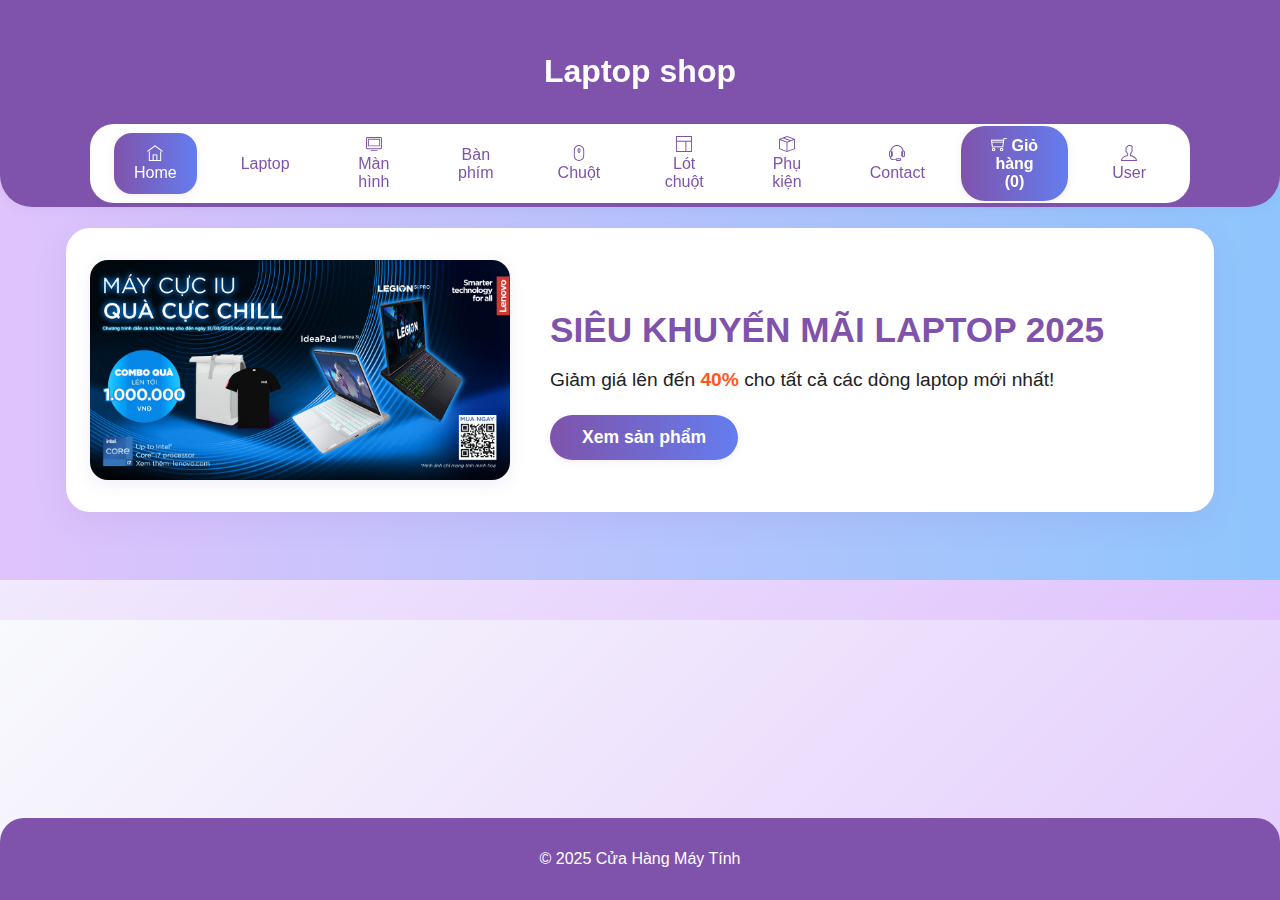
<file: index.html>
<!DOCTYPE html>
<html lang="vi">

<head>
    <meta charset="UTF-8">
    <meta name="viewport" content="width=device-width, initial-scale=1.0">
    <title>Laptop shop</title>
    <link rel="stylesheet" href="style.css">
    <link rel="stylesheet" href="./acssets/themify-icons/themify-icons.css">
</head>

<body>
    <header>
        <h1>Laptop shop</h1>
        <nav class="main-nav">
            <ul>
                <li><a href="#" class="nav-link active"><span class="ti ti-home"></span> Home</a></li>
                <li><a href="#laptop" class="nav-link"><span class="ti ti-laptop"></span> Laptop</a></li>
                <li><a href="#man-hinh" class="nav-link"><span class="ti ti-desktop"></span> Màn hình</a></li>
                <li><a href="#ban-phim" class="nav-link"><span class="ti ti-keyboard"></span> Bàn phím</a></li>
                <li><a href="#chuot" class="nav-link"><span class="ti ti-mouse"></span> Chuột</a></li>
                <li><a href="#lot-chuot" class="nav-link"><span class="ti ti-layout"></span> Lót chuột</a></li>
                <li><a href="#phu-kien" class="nav-link"><span class="ti ti-package"></span> Phụ kiện</a></li>
                <li><a href="contact.html" class="nav-link"><span class="ti ti-headphone-alt"></span> Contact</a></li>
                <li style="margin-left:auto"><button id="cart-btn"><span class="ti ti-shopping-cart"></span> Giỏ hàng
                        (<span id="cart-count">0</span>)</button>
                </li>
                <li><a href="user.html" class="nav-link"><span class="ti ti-user"></span> User</a></li>
            </ul>
        </nav>
    </header>
    <main>
        <section class="banner-ad" id="home-banner">
            <div class="banner-content">
                <img src="./acssets/img/laptop-info/banner.jpg" alt="Banner quảng cáo laptop" class="banner-img">
                <div class="banner-text">
                    <h2>SIÊU KHUYẾN MÃI LAPTOP 2025</h2>
                    <p>Giảm giá lên đến <span style="color:#ff5722;font-weight:bold;">40%</span> cho tất cả các dòng
                        laptop
                        mới nhất!</p>
                    <a href="#laptop" class="banner-btn">Xem sản phẩm</a>
                </div>
            </div>
        </section>
        <aside class="brand-sidebar" style="display:none;">
            <h3>Hãng máy tính</h3>
            <ul>
                <li><a href="#brand-all" class="brand-link active">Tất cả</a></li>
                <li><a href="#brand-dell" class="brand-link">Dell</a></li>
                <li><a href="#brand-apple" class="brand-link">Apple</a></li>
                <li><a href="#brand-asus" class="brand-link">ASUS</a></li>
                <li><a href="#brand-hp" class="brand-link">HP</a></li>
                <li><a href="#brand-msi" class="brand-link">MSI</a></li>
                <li><a href="#brand-lenovo" class="brand-link">Lenovo</a></li>
            </ul>
        </aside>
        <aside class="display-brand-sidebar" style="display:none;"></aside>
        <aside class="keyboard-brand-sidebar" style="display:none;"></aside>
        <aside class="mouse-brand-sidebar" style="display:none;"></aside>
        <aside class="mousepad-brand-sidebar" style="display:none;"></aside>
        <aside class="accessory-brand-sidebar" style="display:none;"></aside>
        <section id="products" class="product-list" style="display:none;">
            <!-- Danh sách sản phẩm sẽ được render ở đây -->
        </section>
        <section id="cart-modal" class="modal hidden">
            <div class="modal-content">
                <span id="close-cart" class="close">&times;</span>
                <h2>Giỏ hàng của bạn</h2>
                <ul id="cart-items"></ul>
                <div class="cart-total">Tổng: <span id="cart-total">0</span> VND</div>
                <form id="checkout-form">
                    <h3>Chọn phương thức thanh toán</h3>
                    <div class="payment-methods">
                        <label><input type="radio" name="payment" value="cod" checked> Thanh toán khi nhận hàng (COD)
                        </label><br>
                        <label><input type="radio" name="payment" value="bank"> Chuyển khoản ngân hàng</label><br>
                        <label><input type="radio" name="payment" value="momo"> Ví MoMo</label><br>
                        <label><input type="radio" name="payment" value="credit"> Thẻ tín dụng/Ghi nợ</label>
                    </div>
                    <button type="submit" class="checkout-btn">Thanh toán</button>
                </form>
            </div>
        </section>
    </main>
    <footer>
        <p>&copy; 2025 Cửa Hàng Máy Tính</p>
    </footer>
    <script src="main.js"></script>
</body>

</html>
</file>
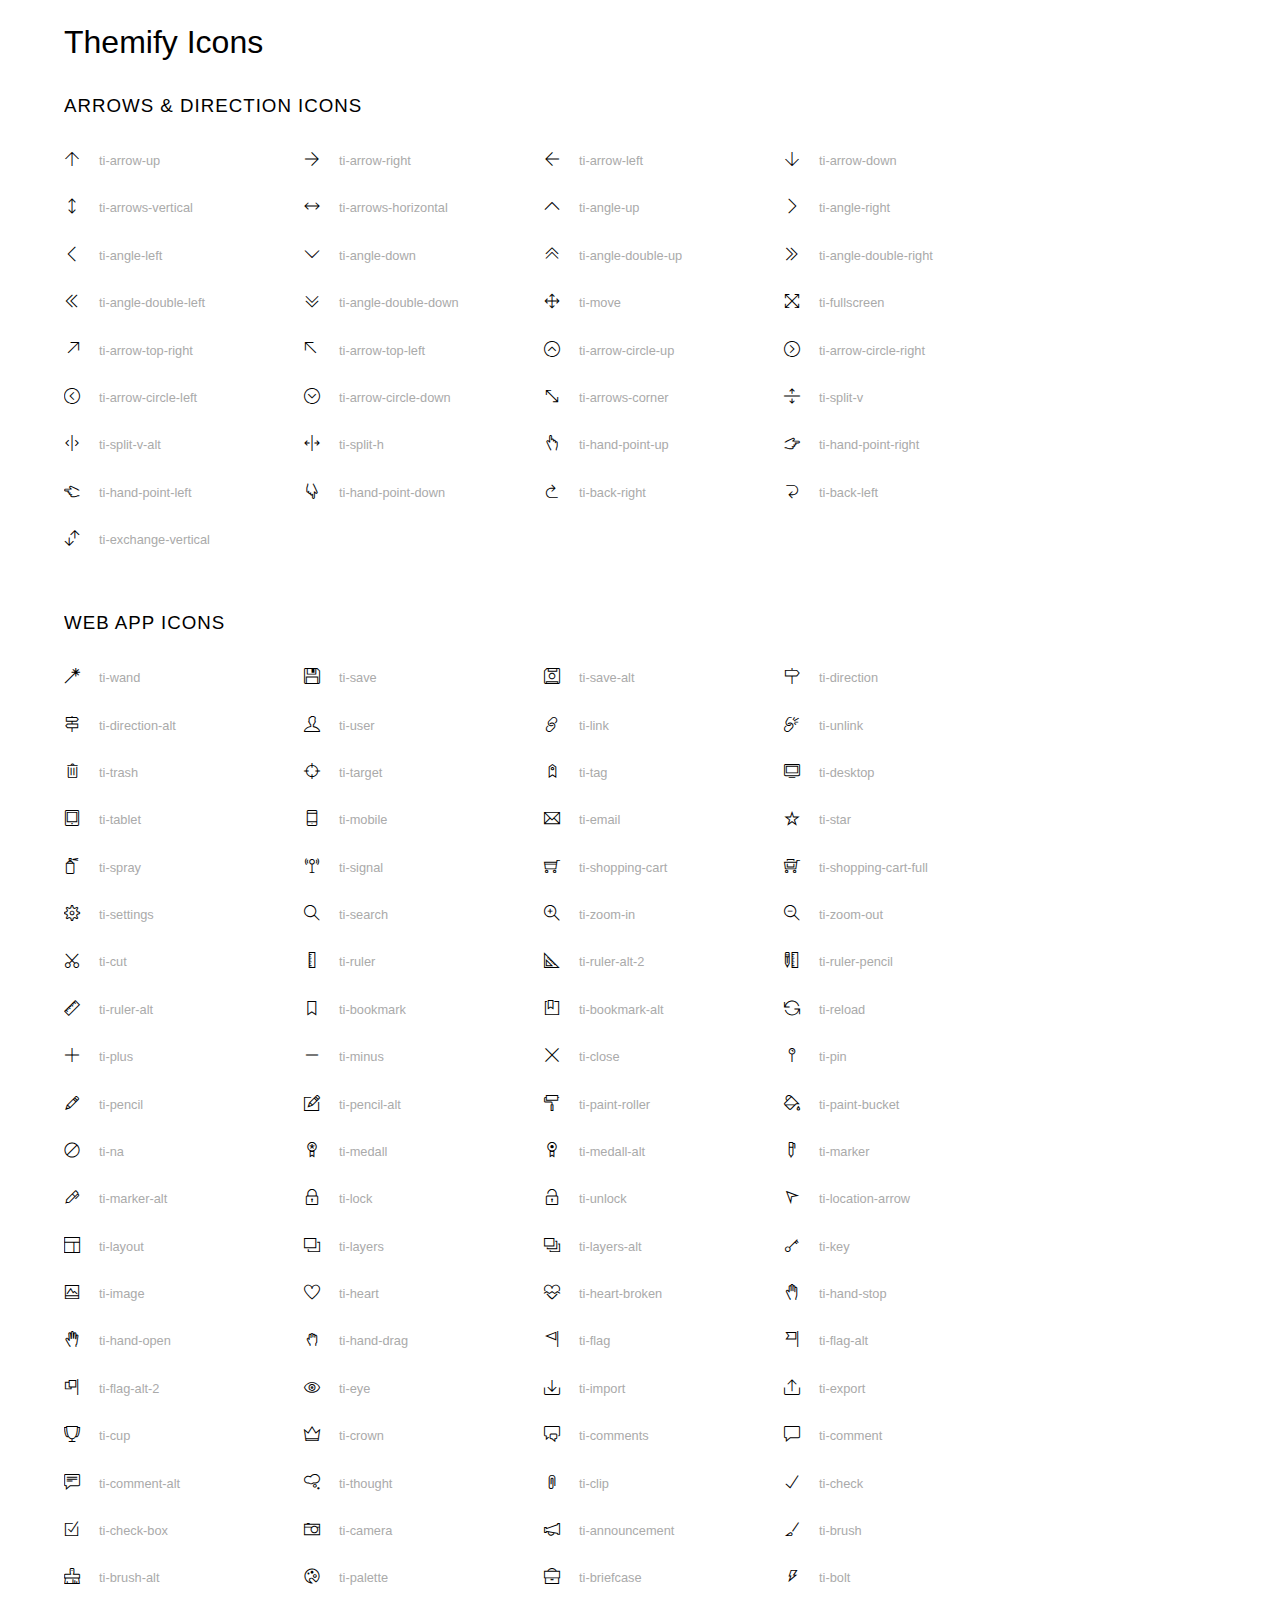
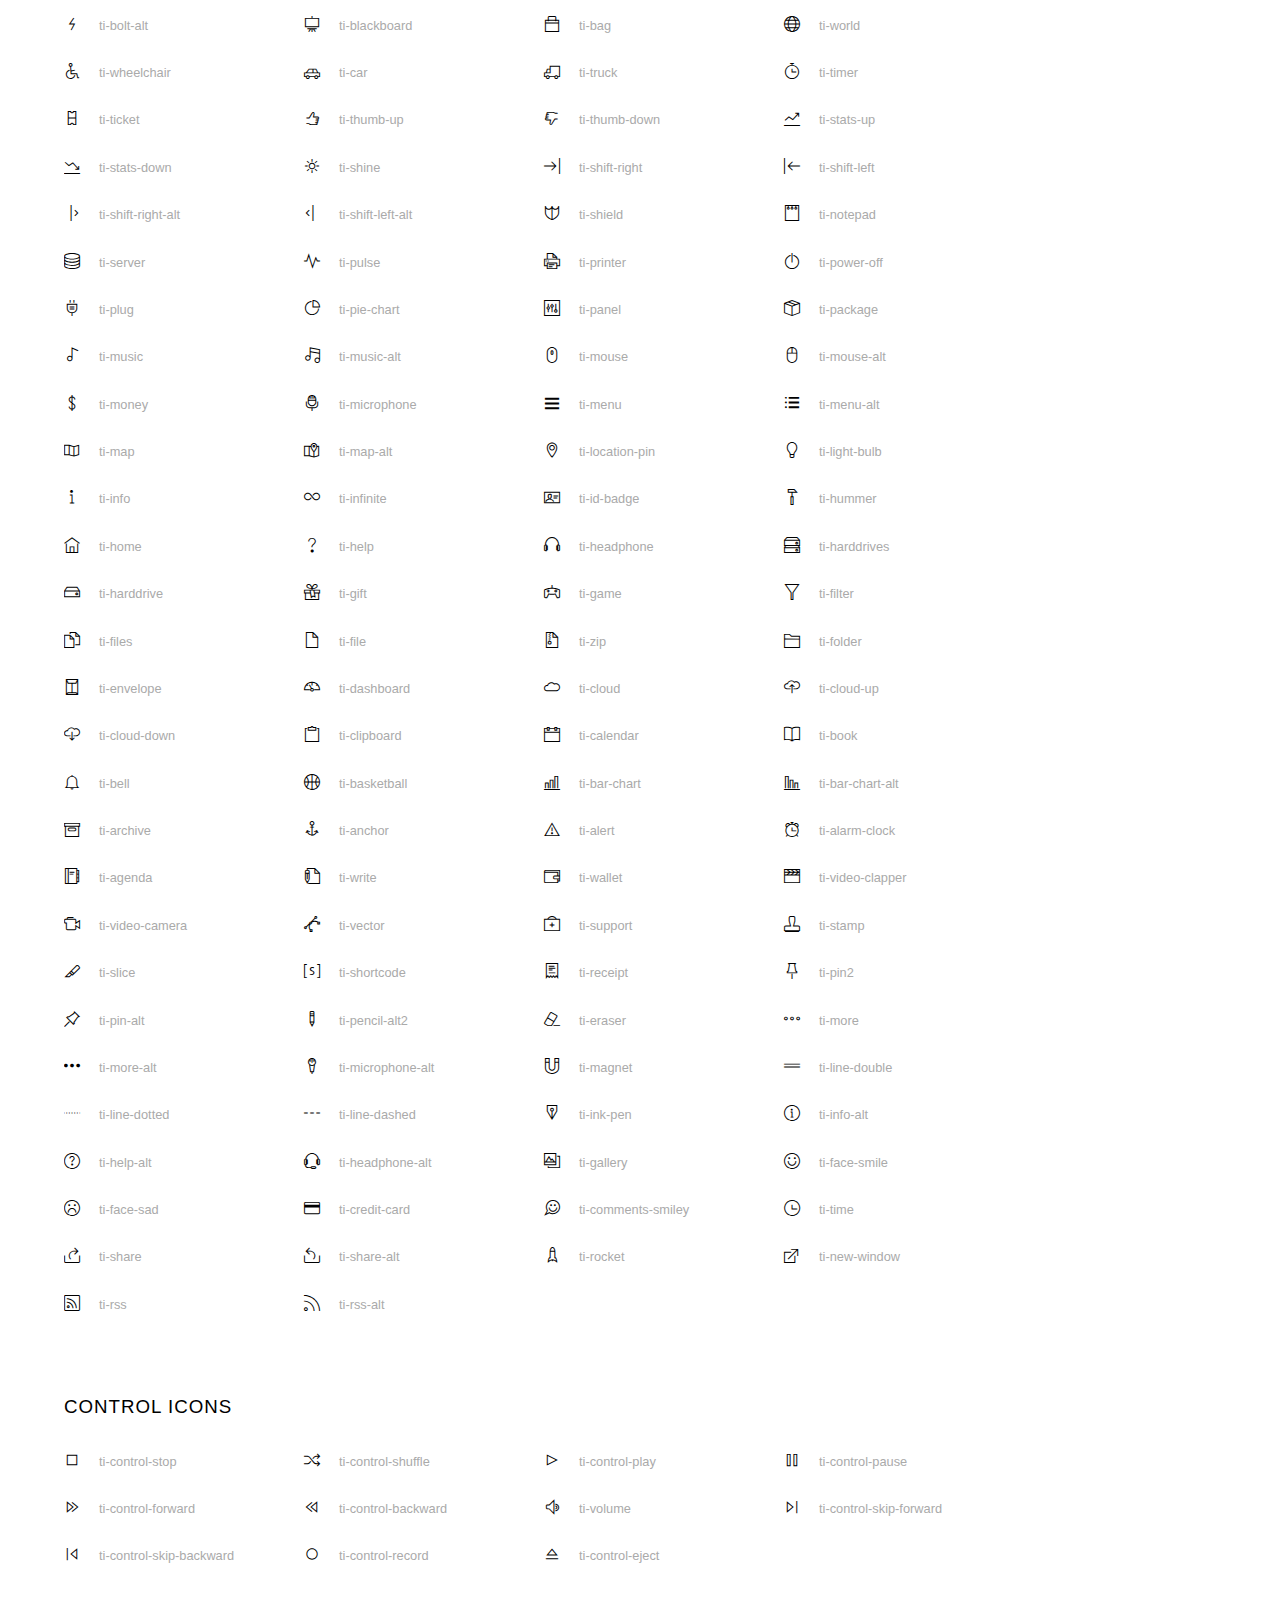
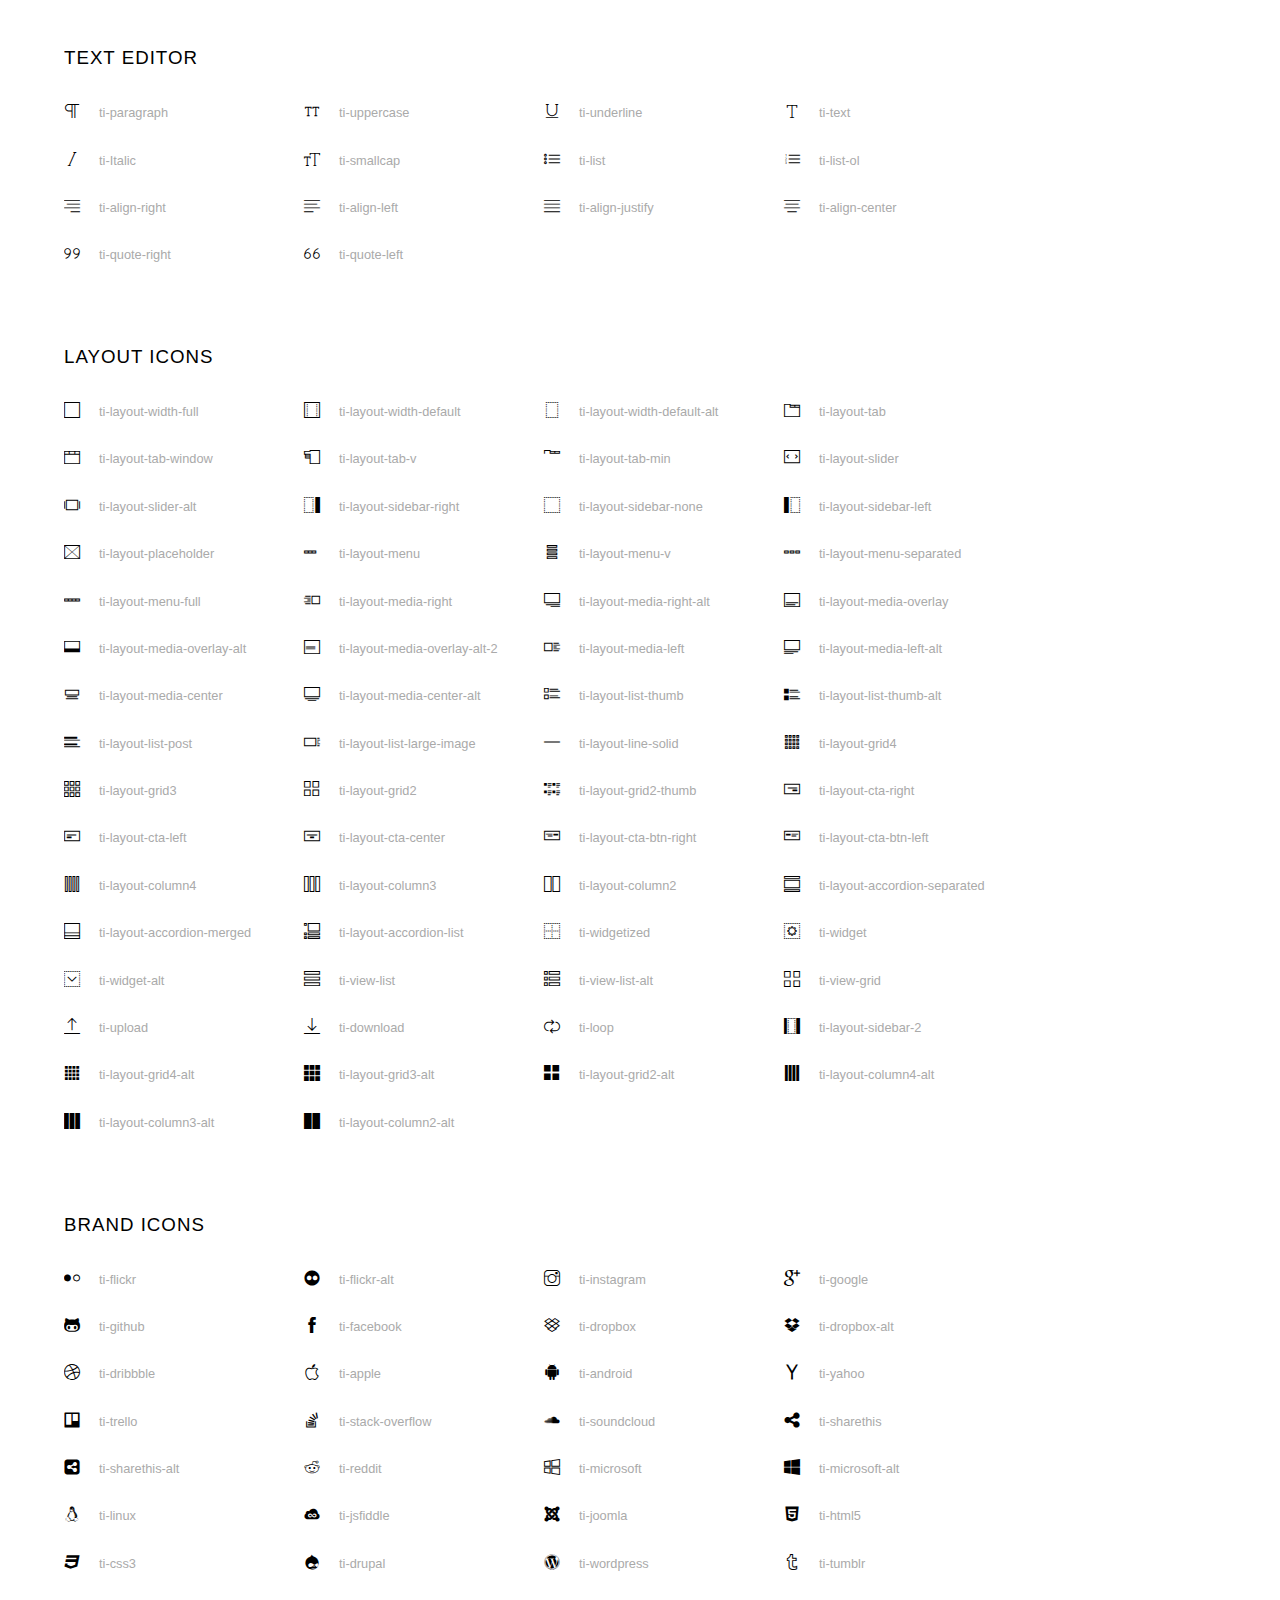
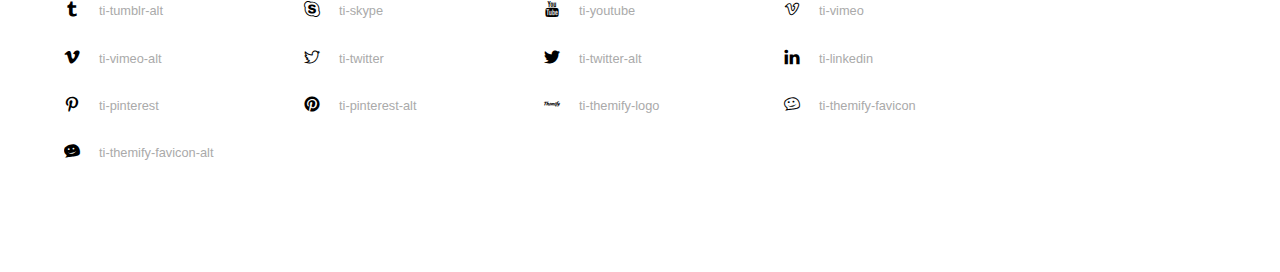
<file: acssets/themify-icons/index.html>
<!doctype html>
<html>
<head>
	<meta charset="utf-8">
	<title>Themify Icon Font</title>
	<meta name="viewport" content="width=device-width">
	<link rel="stylesheet" href="demo-files/demo.css">
	<link rel="stylesheet" href="themify-icons.css">
	<!--[if lt IE 8]><!-->
	<link rel="stylesheet" href="ie7/ie7.css">
	<!--<![endif]-->
</head>
<body>
	<h1>Themify Icons</h1>

	<div class="icon-section">

		<div class="icon-section">
			<h3>Arrows &amp; Direction Icons </h3>

			<div class="icon-container">
				<span class="ti-arrow-up"></span><span class="icon-name"> ti-arrow-up</span>
			</div>
			<div class="icon-container">
				<span class="ti-arrow-right"></span><span class="icon-name"> ti-arrow-right</span>
			</div>
			<div class="icon-container">
				<span class="ti-arrow-left"></span><span class="icon-name"> ti-arrow-left</span>
			</div>
			<div class="icon-container">
				<span class="ti-arrow-down"></span><span class="icon-name"> ti-arrow-down</span>
			</div>
			<div class="icon-container">
				<span class="ti-arrows-vertical"></span><span class="icon-name"> ti-arrows-vertical</span>
			</div>
			<div class="icon-container">
				<span class="ti-arrows-horizontal"></span><span class="icon-name"> ti-arrows-horizontal</span>
			</div>
			<div class="icon-container">
				<span class="ti-angle-up"></span><span class="icon-name"> ti-angle-up</span>
			</div>
			<div class="icon-container">
				<span class="ti-angle-right"></span><span class="icon-name"> ti-angle-right</span>
			</div>
			<div class="icon-container">
				<span class="ti-angle-left"></span><span class="icon-name"> ti-angle-left</span>
			</div>
			<div class="icon-container">
				<span class="ti-angle-down"></span><span class="icon-name"> ti-angle-down</span>
			</div>	
			<div class="icon-container">
				<span class="ti-angle-double-up"></span><span class="icon-name"> ti-angle-double-up</span>
			</div>
			<div class="icon-container">
				<span class="ti-angle-double-right"></span><span class="icon-name"> ti-angle-double-right</span>
			</div>
			<div class="icon-container">
				<span class="ti-angle-double-left"></span><span class="icon-name"> ti-angle-double-left</span>
			</div>
			<div class="icon-container">
				<span class="ti-angle-double-down"></span><span class="icon-name"> ti-angle-double-down</span>
			</div>					
			<div class="icon-container">
				<span class="ti-move"></span><span class="icon-name"> ti-move</span>
			</div>
			<div class="icon-container">
				<span class="ti-fullscreen"></span><span class="icon-name"> ti-fullscreen</span>
			</div>
			<div class="icon-container">
				<span class="ti-arrow-top-right"></span><span class="icon-name"> ti-arrow-top-right</span>
			</div>
			<div class="icon-container">
				<span class="ti-arrow-top-left"></span><span class="icon-name"> ti-arrow-top-left</span>
			</div>
			<div class="icon-container">
				<span class="ti-arrow-circle-up"></span><span class="icon-name"> ti-arrow-circle-up</span>
			</div>
			<div class="icon-container">
				<span class="ti-arrow-circle-right"></span><span class="icon-name"> ti-arrow-circle-right</span>
			</div>
			<div class="icon-container">
				<span class="ti-arrow-circle-left"></span><span class="icon-name"> ti-arrow-circle-left</span>
			</div>
			<div class="icon-container">
				<span class="ti-arrow-circle-down"></span><span class="icon-name"> ti-arrow-circle-down</span>
			</div>
			<div class="icon-container">
				<span class="ti-arrows-corner"></span><span class="icon-name"> ti-arrows-corner</span>
			</div>
			<div class="icon-container">
				<span class="ti-split-v"></span><span class="icon-name"> ti-split-v</span>
			</div>

			<div class="icon-container">
				<span class="ti-split-v-alt"></span><span class="icon-name"> ti-split-v-alt</span>
			</div>
			<div class="icon-container">
				<span class="ti-split-h"></span><span class="icon-name"> ti-split-h</span>
			</div>
			<div class="icon-container">
				<span class="ti-hand-point-up"></span><span class="icon-name"> ti-hand-point-up</span>
			</div>
			<div class="icon-container">
				<span class="ti-hand-point-right"></span><span class="icon-name"> ti-hand-point-right</span>
			</div>
			<div class="icon-container">
				<span class="ti-hand-point-left"></span><span class="icon-name"> ti-hand-point-left</span>
			</div>
			<div class="icon-container">
				<span class="ti-hand-point-down"></span><span class="icon-name"> ti-hand-point-down</span>
			</div>
			<div class="icon-container">
				<span class="ti-back-right"></span><span class="icon-name"> ti-back-right</span>
			</div>
			<div class="icon-container">
				<span class="ti-back-left"></span><span class="icon-name"> ti-back-left</span>
			</div>
			<div class="icon-container">
				<span class="ti-exchange-vertical"></span><span class="icon-name"> ti-exchange-vertical</span>
			</div>

		</div> <!-- Arrows Icons -->



		<h3>Web App Icons</h3>
		
		<div class="icon-section">

			<div class="icon-container">
				<span class="ti-wand"></span><span class="icon-name"> ti-wand</span>
			</div>
			<div class="icon-container">
				<span class="ti-save"></span><span class="icon-name"> ti-save</span>
			</div>
			<div class="icon-container">
				<span class="ti-save-alt"></span><span class="icon-name"> ti-save-alt</span>
			</div>

			<div class="icon-container">
				<span class="ti-direction"></span><span class="icon-name"> ti-direction</span>
			</div>
			<div class="icon-container">
				<span class="ti-direction-alt"></span><span class="icon-name"> ti-direction-alt</span>
			</div>
			<div class="icon-container">
				<span class="ti-user"></span><span class="icon-name"> ti-user</span>
			</div>
			<div class="icon-container">
				<span class="ti-link"></span><span class="icon-name"> ti-link</span>
			</div>
			<div class="icon-container">
				<span class="ti-unlink"></span><span class="icon-name"> ti-unlink</span>
			</div>
			<div class="icon-container">
				<span class="ti-trash"></span><span class="icon-name"> ti-trash</span>
			</div>
			<div class="icon-container">
				<span class="ti-target"></span><span class="icon-name"> ti-target</span>
			</div>
			<div class="icon-container">
				<span class="ti-tag"></span><span class="icon-name"> ti-tag</span>
			</div>
			<div class="icon-container">
				<span class="ti-desktop"></span><span class="icon-name"> ti-desktop</span>
			</div>
			<div class="icon-container">
				<span class="ti-tablet"></span><span class="icon-name"> ti-tablet</span>
			</div>
			<div class="icon-container">
				<span class="ti-mobile"></span><span class="icon-name"> ti-mobile</span>
			</div>
			<div class="icon-container">
				<span class="ti-email"></span><span class="icon-name"> ti-email</span>
			</div>	
			<div class="icon-container">
				<span class="ti-star"></span><span class="icon-name"> ti-star</span>
			</div>
			<div class="icon-container">
				<span class="ti-spray"></span><span class="icon-name"> ti-spray</span>
			</div>
			<div class="icon-container">
				<span class="ti-signal"></span><span class="icon-name"> ti-signal</span>
			</div>
			<div class="icon-container">
				<span class="ti-shopping-cart"></span><span class="icon-name"> ti-shopping-cart</span>
			</div>
			<div class="icon-container">
				<span class="ti-shopping-cart-full"></span><span class="icon-name"> ti-shopping-cart-full</span>
			</div>
			<div class="icon-container">
				<span class="ti-settings"></span><span class="icon-name"> ti-settings</span>
			</div>
			<div class="icon-container">
				<span class="ti-search"></span><span class="icon-name"> ti-search</span>
			</div>
			<div class="icon-container">
				<span class="ti-zoom-in"></span><span class="icon-name"> ti-zoom-in</span>
			</div>
			<div class="icon-container">
				<span class="ti-zoom-out"></span><span class="icon-name"> ti-zoom-out</span>
			</div>
			<div class="icon-container">
				<span class="ti-cut"></span><span class="icon-name"> ti-cut</span>
			</div>
			<div class="icon-container">
				<span class="ti-ruler"></span><span class="icon-name"> ti-ruler</span>
			</div>
			<div class="icon-container">
				<span class="ti-ruler-alt-2"></span><span class="icon-name"> ti-ruler-alt-2</span>
			</div>			
			<div class="icon-container">
				<span class="ti-ruler-pencil"></span><span class="icon-name"> ti-ruler-pencil</span>
			</div>
			<div class="icon-container">
				<span class="ti-ruler-alt"></span><span class="icon-name"> ti-ruler-alt</span>
			</div>
			<div class="icon-container">
				<span class="ti-bookmark"></span><span class="icon-name"> ti-bookmark</span>
			</div>
			<div class="icon-container">
				<span class="ti-bookmark-alt"></span><span class="icon-name"> ti-bookmark-alt</span>
			</div>
			<div class="icon-container">
				<span class="ti-reload"></span><span class="icon-name"> ti-reload</span>
			</div>
			<div class="icon-container">
				<span class="ti-plus"></span><span class="icon-name"> ti-plus</span>
			</div>
			<div class="icon-container">
				<span class="ti-minus"></span><span class="icon-name"> ti-minus</span>
			</div>
			<div class="icon-container">
				<span class="ti-close"></span><span class="icon-name"> ti-close</span>
			</div>			
			<div class="icon-container">
				<span class="ti-pin"></span><span class="icon-name"> ti-pin</span>
			</div>
			<div class="icon-container">
				<span class="ti-pencil"></span><span class="icon-name"> ti-pencil</span>
			</div>
					
		  	<div class="icon-container">
				<span class="ti-pencil-alt"></span><span class="icon-name"> ti-pencil-alt</span>
			</div>
			<div class="icon-container">
				<span class="ti-paint-roller"></span><span class="icon-name"> ti-paint-roller</span>
			</div>
			<div class="icon-container">
				<span class="ti-paint-bucket"></span><span class="icon-name"> ti-paint-bucket</span>
			</div>
			<div class="icon-container">
				<span class="ti-na"></span><span class="icon-name"> ti-na</span>
			</div>
			<div class="icon-container">
				<span class="ti-medall"></span><span class="icon-name"> ti-medall</span>
			</div>
			<div class="icon-container">
				<span class="ti-medall-alt"></span><span class="icon-name"> ti-medall-alt</span>
			</div>
			<div class="icon-container">
				<span class="ti-marker"></span><span class="icon-name"> ti-marker</span>
			</div>
			<div class="icon-container">
				<span class="ti-marker-alt"></span><span class="icon-name"> ti-marker-alt</span>
			</div>

			<div class="icon-container">
				<span class="ti-lock"></span><span class="icon-name"> ti-lock</span>
			</div>
			<div class="icon-container">
				<span class="ti-unlock"></span><span class="icon-name"> ti-unlock</span>
			</div>
			<div class="icon-container">
				<span class="ti-location-arrow"></span><span class="icon-name"> ti-location-arrow</span>
			</div>
			<div class="icon-container">
				<span class="ti-layout"></span><span class="icon-name"> ti-layout</span>
			</div>
			<div class="icon-container">
				<span class="ti-layers"></span><span class="icon-name"> ti-layers</span>
			</div>
			<div class="icon-container">
				<span class="ti-layers-alt"></span><span class="icon-name"> ti-layers-alt</span>
			</div>
			<div class="icon-container">
				<span class="ti-key"></span><span class="icon-name"> ti-key</span>
			</div>
			<div class="icon-container">
				<span class="ti-image"></span><span class="icon-name"> ti-image</span>
			</div>
			<div class="icon-container">
				<span class="ti-heart"></span><span class="icon-name"> ti-heart</span>
			</div>
			<div class="icon-container">
				<span class="ti-heart-broken"></span><span class="icon-name"> ti-heart-broken</span>
			</div>
			<div class="icon-container">
				<span class="ti-hand-stop"></span><span class="icon-name"> ti-hand-stop</span>
			</div>
			<div class="icon-container">
				<span class="ti-hand-open"></span><span class="icon-name"> ti-hand-open</span>
			</div>
			<div class="icon-container">
				<span class="ti-hand-drag"></span><span class="icon-name"> ti-hand-drag</span>
			</div>
			<div class="icon-container">
				<span class="ti-flag"></span><span class="icon-name"> ti-flag</span>
			</div>
			<div class="icon-container">
				<span class="ti-flag-alt"></span><span class="icon-name"> ti-flag-alt</span>
			</div>
			<div class="icon-container">
				<span class="ti-flag-alt-2"></span><span class="icon-name"> ti-flag-alt-2</span>
			</div>
			<div class="icon-container">
				<span class="ti-eye"></span><span class="icon-name"> ti-eye</span>
			</div>
			<div class="icon-container">
				<span class="ti-import"></span><span class="icon-name"> ti-import</span>
			</div>			
			<div class="icon-container">
				<span class="ti-export"></span><span class="icon-name"> ti-export</span>
			</div>
			<div class="icon-container">
				<span class="ti-cup"></span><span class="icon-name"> ti-cup</span>
			</div>
			<div class="icon-container">
				<span class="ti-crown"></span><span class="icon-name"> ti-crown</span>
			</div>
			<div class="icon-container">
				<span class="ti-comments"></span><span class="icon-name"> ti-comments</span>
			</div>
			<div class="icon-container">
				<span class="ti-comment"></span><span class="icon-name"> ti-comment</span>
			</div>
			<div class="icon-container">
				<span class="ti-comment-alt"></span><span class="icon-name"> ti-comment-alt</span>
			</div>
			<div class="icon-container">
				<span class="ti-thought"></span><span class="icon-name"> ti-thought</span>
			</div>			
			<div class="icon-container">
				<span class="ti-clip"></span><span class="icon-name"> ti-clip</span>
			</div>

			<div class="icon-container">
				<span class="ti-check"></span><span class="icon-name"> ti-check</span>
			</div>
			<div class="icon-container">
				<span class="ti-check-box"></span><span class="icon-name"> ti-check-box</span>
			</div>
			<div class="icon-container">
				<span class="ti-camera"></span><span class="icon-name"> ti-camera</span>
			</div>
			<div class="icon-container">
				<span class="ti-announcement"></span><span class="icon-name"> ti-announcement</span>
			</div>
			<div class="icon-container">
				<span class="ti-brush"></span><span class="icon-name"> ti-brush</span>
			</div>
			<div class="icon-container">
				<span class="ti-brush-alt"></span><span class="icon-name"> ti-brush-alt</span>
			</div>
			<div class="icon-container">
				<span class="ti-palette"></span><span class="icon-name"> ti-palette</span>
			</div>			
			<div class="icon-container">
				<span class="ti-briefcase"></span><span class="icon-name"> ti-briefcase</span>
			</div>
			<div class="icon-container">
				<span class="ti-bolt"></span><span class="icon-name"> ti-bolt</span>
			</div>
			<div class="icon-container">
				<span class="ti-bolt-alt"></span><span class="icon-name"> ti-bolt-alt</span>
			</div>
			<div class="icon-container">
				<span class="ti-blackboard"></span><span class="icon-name"> ti-blackboard</span>
			</div>
			<div class="icon-container">
				<span class="ti-bag"></span><span class="icon-name"> ti-bag</span>
			</div>
			<div class="icon-container">
				<span class="ti-world"></span><span class="icon-name"> ti-world</span>
			</div>
			<div class="icon-container">
				<span class="ti-wheelchair"></span><span class="icon-name"> ti-wheelchair</span>
			</div>
			<div class="icon-container">
				<span class="ti-car"></span><span class="icon-name"> ti-car</span>
			</div>
			<div class="icon-container">
				<span class="ti-truck"></span><span class="icon-name"> ti-truck</span>
			</div>
			<div class="icon-container">
				<span class="ti-timer"></span><span class="icon-name"> ti-timer</span>
			</div>
			<div class="icon-container">
				<span class="ti-ticket"></span><span class="icon-name"> ti-ticket</span>
			</div>
			<div class="icon-container">
				<span class="ti-thumb-up"></span><span class="icon-name"> ti-thumb-up</span>
			</div>
			<div class="icon-container">
				<span class="ti-thumb-down"></span><span class="icon-name"> ti-thumb-down</span>
			</div>

			<div class="icon-container">
				<span class="ti-stats-up"></span><span class="icon-name"> ti-stats-up</span>
			</div>
			<div class="icon-container">
				<span class="ti-stats-down"></span><span class="icon-name"> ti-stats-down</span>
			</div>
			<div class="icon-container">
				<span class="ti-shine"></span><span class="icon-name"> ti-shine</span>
			</div>
			<div class="icon-container">
				<span class="ti-shift-right"></span><span class="icon-name"> ti-shift-right</span>
			</div>
			<div class="icon-container">
				<span class="ti-shift-left"></span><span class="icon-name"> ti-shift-left</span>
			</div>

			<div class="icon-container">
				<span class="ti-shift-right-alt"></span><span class="icon-name"> ti-shift-right-alt</span>
			</div>
			<div class="icon-container">
				<span class="ti-shift-left-alt"></span><span class="icon-name"> ti-shift-left-alt</span>
			</div>
			<div class="icon-container">
				<span class="ti-shield"></span><span class="icon-name"> ti-shield</span>
			</div>
			<div class="icon-container">
				<span class="ti-notepad"></span><span class="icon-name"> ti-notepad</span>
			</div>
			<div class="icon-container">
				<span class="ti-server"></span><span class="icon-name"> ti-server</span>
			</div>

			<div class="icon-container">
				<span class="ti-pulse"></span><span class="icon-name"> ti-pulse</span>
			</div>
			<div class="icon-container">
				<span class="ti-printer"></span><span class="icon-name"> ti-printer</span>
			</div>
			<div class="icon-container">
				<span class="ti-power-off"></span><span class="icon-name"> ti-power-off</span>
			</div>
			<div class="icon-container">
				<span class="ti-plug"></span><span class="icon-name"> ti-plug</span>
			</div>
			<div class="icon-container">
				<span class="ti-pie-chart"></span><span class="icon-name"> ti-pie-chart</span>
			</div>

			<div class="icon-container">
				<span class="ti-panel"></span><span class="icon-name"> ti-panel</span>
			</div>
			<div class="icon-container">
				<span class="ti-package"></span><span class="icon-name"> ti-package</span>
			</div>
			<div class="icon-container">
				<span class="ti-music"></span><span class="icon-name"> ti-music</span>
			</div>
			<div class="icon-container">
				<span class="ti-music-alt"></span><span class="icon-name"> ti-music-alt</span>
			</div>
			<div class="icon-container">
				<span class="ti-mouse"></span><span class="icon-name"> ti-mouse</span>
			</div>
			<div class="icon-container">
				<span class="ti-mouse-alt"></span><span class="icon-name"> ti-mouse-alt</span>
			</div>
			<div class="icon-container">
				<span class="ti-money"></span><span class="icon-name"> ti-money</span>
			</div>
			<div class="icon-container">
				<span class="ti-microphone"></span><span class="icon-name"> ti-microphone</span>
			</div>
			<div class="icon-container">
				<span class="ti-menu"></span><span class="icon-name"> ti-menu</span>
			</div>
			<div class="icon-container">
				<span class="ti-menu-alt"></span><span class="icon-name"> ti-menu-alt</span>
			</div>
			<div class="icon-container">
				<span class="ti-map"></span><span class="icon-name"> ti-map</span>
			</div>
			<div class="icon-container">
				<span class="ti-map-alt"></span><span class="icon-name"> ti-map-alt</span>
			</div>

			<div class="icon-container">
				<span class="ti-location-pin"></span><span class="icon-name"> ti-location-pin</span>
			</div>

			<div class="icon-container">
				<span class="ti-light-bulb"></span><span class="icon-name"> ti-light-bulb</span>
			</div>
			<div class="icon-container">
				<span class="ti-info"></span><span class="icon-name"> ti-info</span>
			</div>
			<div class="icon-container">
				<span class="ti-infinite"></span><span class="icon-name"> ti-infinite</span>
			</div>
			<div class="icon-container">
				<span class="ti-id-badge"></span><span class="icon-name"> ti-id-badge</span>
			</div>
			<div class="icon-container">
				<span class="ti-hummer"></span><span class="icon-name"> ti-hummer</span>
			</div>
			<div class="icon-container">
				<span class="ti-home"></span><span class="icon-name"> ti-home</span>
			</div>
			<div class="icon-container">
				<span class="ti-help"></span><span class="icon-name"> ti-help</span>
			</div>
			<div class="icon-container">
				<span class="ti-headphone"></span><span class="icon-name"> ti-headphone</span>
			</div>
			<div class="icon-container">
				<span class="ti-harddrives"></span><span class="icon-name"> ti-harddrives</span>
			</div>
			<div class="icon-container">
				<span class="ti-harddrive"></span><span class="icon-name"> ti-harddrive</span>
			</div>
			<div class="icon-container">
				<span class="ti-gift"></span><span class="icon-name"> ti-gift</span>
			</div>
			<div class="icon-container">
				<span class="ti-game"></span><span class="icon-name"> ti-game</span>
			</div>
			<div class="icon-container">
				<span class="ti-filter"></span><span class="icon-name"> ti-filter</span>
			</div>
			<div class="icon-container">
				<span class="ti-files"></span><span class="icon-name"> ti-files</span>
			</div>
			<div class="icon-container">
				<span class="ti-file"></span><span class="icon-name"> ti-file</span>
			</div>
			<div class="icon-container">
				<span class="ti-zip"></span><span class="icon-name"> ti-zip</span>
			</div>
			<div class="icon-container">
				<span class="ti-folder"></span><span class="icon-name"> ti-folder</span>
			</div>			
			<div class="icon-container">
				<span class="ti-envelope"></span><span class="icon-name"> ti-envelope</span>
			</div>


			<div class="icon-container">
				<span class="ti-dashboard"></span><span class="icon-name"> ti-dashboard</span>
			</div>
			<div class="icon-container">
				<span class="ti-cloud"></span><span class="icon-name"> ti-cloud</span>
			</div>
			<div class="icon-container">
				<span class="ti-cloud-up"></span><span class="icon-name"> ti-cloud-up</span>
			</div>
			<div class="icon-container">
				<span class="ti-cloud-down"></span><span class="icon-name"> ti-cloud-down</span>
			</div>
			<div class="icon-container">
				<span class="ti-clipboard"></span><span class="icon-name"> ti-clipboard</span>
			</div>
			<div class="icon-container">
				<span class="ti-calendar"></span><span class="icon-name"> ti-calendar</span>
			</div>
			<div class="icon-container">
				<span class="ti-book"></span><span class="icon-name"> ti-book</span>
			</div>
			<div class="icon-container">
				<span class="ti-bell"></span><span class="icon-name"> ti-bell</span>
			</div>
			<div class="icon-container">
				<span class="ti-basketball"></span><span class="icon-name"> ti-basketball</span>
			</div>
			<div class="icon-container">
				<span class="ti-bar-chart"></span><span class="icon-name"> ti-bar-chart</span>
			</div>
			<div class="icon-container">
				<span class="ti-bar-chart-alt"></span><span class="icon-name"> ti-bar-chart-alt</span>
			</div>


			<div class="icon-container">
				<span class="ti-archive"></span><span class="icon-name"> ti-archive</span>
			</div>
			<div class="icon-container">
				<span class="ti-anchor"></span><span class="icon-name"> ti-anchor</span>
			</div>

			<div class="icon-container">
				<span class="ti-alert"></span><span class="icon-name"> ti-alert</span>
			</div>
			<div class="icon-container">
				<span class="ti-alarm-clock"></span><span class="icon-name"> ti-alarm-clock</span>
			</div>
			<div class="icon-container">
				<span class="ti-agenda"></span><span class="icon-name"> ti-agenda</span>
			</div>
			<div class="icon-container">
				<span class="ti-write"></span><span class="icon-name"> ti-write</span>
			</div>

			<div class="icon-container">
				<span class="ti-wallet"></span><span class="icon-name"> ti-wallet</span>
			</div>
			<div class="icon-container">
				<span class="ti-video-clapper"></span><span class="icon-name"> ti-video-clapper</span>
			</div>
			<div class="icon-container">
				<span class="ti-video-camera"></span><span class="icon-name"> ti-video-camera</span>
			</div>
			<div class="icon-container">
				<span class="ti-vector"></span><span class="icon-name"> ti-vector</span>
			</div>

			<div class="icon-container">
				<span class="ti-support"></span><span class="icon-name"> ti-support</span>
			</div>
			<div class="icon-container">
				<span class="ti-stamp"></span><span class="icon-name"> ti-stamp</span>
			</div>
			<div class="icon-container">
				<span class="ti-slice"></span><span class="icon-name"> ti-slice</span>
			</div>
			<div class="icon-container">
				<span class="ti-shortcode"></span><span class="icon-name"> ti-shortcode</span>
			</div>
			<div class="icon-container">
				<span class="ti-receipt"></span><span class="icon-name"> ti-receipt</span>
			</div>
			<div class="icon-container">
				<span class="ti-pin2"></span><span class="icon-name"> ti-pin2</span>
			</div>
			<div class="icon-container">
				<span class="ti-pin-alt"></span><span class="icon-name"> ti-pin-alt</span>
			</div>
			<div class="icon-container">
				<span class="ti-pencil-alt2"></span><span class="icon-name"> ti-pencil-alt2</span>
			</div>
			<div class="icon-container">
				<span class="ti-eraser"></span><span class="icon-name"> ti-eraser</span>
			</div>			
			<div class="icon-container">
				<span class="ti-more"></span><span class="icon-name"> ti-more</span>
			</div>
			<div class="icon-container">
				<span class="ti-more-alt"></span><span class="icon-name"> ti-more-alt</span>
			</div>
			<div class="icon-container">
				<span class="ti-microphone-alt"></span><span class="icon-name"> ti-microphone-alt</span>
			</div>
			<div class="icon-container">
				<span class="ti-magnet"></span><span class="icon-name"> ti-magnet</span>
			</div>
			<div class="icon-container">
				<span class="ti-line-double"></span><span class="icon-name"> ti-line-double</span>
			</div>
			<div class="icon-container">
				<span class="ti-line-dotted"></span><span class="icon-name"> ti-line-dotted</span>
			</div>
			<div class="icon-container">
				<span class="ti-line-dashed"></span><span class="icon-name"> ti-line-dashed</span>
			</div>

			<div class="icon-container">
				<span class="ti-ink-pen"></span><span class="icon-name"> ti-ink-pen</span>
			</div>
			<div class="icon-container">
				<span class="ti-info-alt"></span><span class="icon-name"> ti-info-alt</span>
			</div>
			<div class="icon-container">
				<span class="ti-help-alt"></span><span class="icon-name"> ti-help-alt</span>
			</div>
			<div class="icon-container">
				<span class="ti-headphone-alt"></span><span class="icon-name"> ti-headphone-alt</span>
			</div>

			<div class="icon-container">
				<span class="ti-gallery"></span><span class="icon-name"> ti-gallery</span>
			</div>
			<div class="icon-container">
				<span class="ti-face-smile"></span><span class="icon-name"> ti-face-smile</span>
			</div>
			<div class="icon-container">
				<span class="ti-face-sad"></span><span class="icon-name"> ti-face-sad</span>
			</div>
			<div class="icon-container">
				<span class="ti-credit-card"></span><span class="icon-name"> ti-credit-card</span>
			</div>
			<div class="icon-container">
				<span class="ti-comments-smiley"></span><span class="icon-name"> ti-comments-smiley</span>
			</div>
			<div class="icon-container">
				<span class="ti-time"></span><span class="icon-name"> ti-time</span>
			</div>
			<div class="icon-container">
				<span class="ti-share"></span><span class="icon-name"> ti-share</span>
			</div>
			<div class="icon-container">
				<span class="ti-share-alt"></span><span class="icon-name"> ti-share-alt</span>
			</div>
			<div class="icon-container">
				<span class="ti-rocket"></span><span class="icon-name"> ti-rocket</span>
			</div>

			<div class="icon-container">
				<span class="ti-new-window"></span><span class="icon-name"> ti-new-window</span>
			</div>

			<div class="icon-container">
				<span class="ti-rss"></span><span class="icon-name"> ti-rss</span>
			</div>

			<div class="icon-container">
				<span class="ti-rss-alt"></span><span class="icon-name"> ti-rss-alt</span>
			</div>
			
		</div><!-- Web App Icons -->


		<div class="icon-section">
			<h3>Control Icons</h3>
			<div class="icon-container">
				<span class="ti-control-stop"></span><span class="icon-name"> ti-control-stop</span>
			</div>
			<div class="icon-container">
				<span class="ti-control-shuffle"></span><span class="icon-name"> ti-control-shuffle</span>
			</div>
			<div class="icon-container">
				<span class="ti-control-play"></span><span class="icon-name"> ti-control-play</span>
			</div>
			<div class="icon-container">
				<span class="ti-control-pause"></span><span class="icon-name"> ti-control-pause</span>
			</div>
			<div class="icon-container">
				<span class="ti-control-forward"></span><span class="icon-name"> ti-control-forward</span>
			</div>
			<div class="icon-container">
				<span class="ti-control-backward"></span><span class="icon-name"> ti-control-backward</span>
			</div>	
			<div class="icon-container">
				<span class="ti-volume"></span><span class="icon-name"> ti-volume</span>
			</div>
			<div class="icon-container">
				<span class="ti-control-skip-forward"></span><span class="icon-name"> ti-control-skip-forward</span>
			</div>
			<div class="icon-container">
				<span class="ti-control-skip-backward"></span><span class="icon-name"> ti-control-skip-backward</span>
			</div>
			<div class="icon-container">
				<span class="ti-control-record"></span><span class="icon-name"> ti-control-record</span>
			</div>
			<div class="icon-container">
				<span class="ti-control-eject"></span><span class="icon-name"> ti-control-eject</span>
			</div>			
		</div> <!-- Control Icons -->


		<div class="icon-section">
			<h3>Text Editor</h3>

			<div class="icon-container">
				<span class="ti-paragraph"></span><span class="icon-name"> ti-paragraph</span>
			</div>
			<div class="icon-container">
				<span class="ti-uppercase"></span><span class="icon-name"> ti-uppercase</span>
			</div>

			<div class="icon-container">
				<span class="ti-underline"></span><span class="icon-name"> ti-underline</span>
			</div>
			<div class="icon-container">
				<span class="ti-text"></span><span class="icon-name"> ti-text</span>
			</div>
			<div class="icon-container">
				<span class="ti-Italic"></span><span class="icon-name"> ti-Italic</span>
			</div>
			<div class="icon-container">
				<span class="ti-smallcap"></span><span class="icon-name"> ti-smallcap</span>
			</div>
			<div class="icon-container">
				<span class="ti-list"></span><span class="icon-name"> ti-list</span>
			</div>
			<div class="icon-container">
				<span class="ti-list-ol"></span><span class="icon-name"> ti-list-ol</span>
			</div>
			<div class="icon-container">
				<span class="ti-align-right"></span><span class="icon-name"> ti-align-right</span>
			</div>
			<div class="icon-container">
				<span class="ti-align-left"></span><span class="icon-name"> ti-align-left</span>
			</div>
			<div class="icon-container">
				<span class="ti-align-justify"></span><span class="icon-name"> ti-align-justify</span>
			</div>
			<div class="icon-container">
				<span class="ti-align-center"></span><span class="icon-name"> ti-align-center</span>
			</div>
			<div class="icon-container">
				<span class="ti-quote-right"></span><span class="icon-name"> ti-quote-right</span>
			</div>
			<div class="icon-container">
				<span class="ti-quote-left"></span><span class="icon-name"> ti-quote-left</span>
			</div>

		</div> <!-- Text Editor -->



		<div class="icon-section">
			<h3>Layout Icons</h3>
			<div class="icon-container">
				<span class="ti-layout-width-full"></span><span class="icon-name"> ti-layout-width-full</span>
			</div>
			<div class="icon-container">
				<span class="ti-layout-width-default"></span><span class="icon-name"> ti-layout-width-default</span>
			</div>
			<div class="icon-container">
				<span class="ti-layout-width-default-alt"></span><span class="icon-name"> ti-layout-width-default-alt</span>
			</div>
			<div class="icon-container">
				<span class="ti-layout-tab"></span><span class="icon-name"> ti-layout-tab</span>
			</div>
			<div class="icon-container">
				<span class="ti-layout-tab-window"></span><span class="icon-name"> ti-layout-tab-window</span>
			</div>
			<div class="icon-container">
				<span class="ti-layout-tab-v"></span><span class="icon-name"> ti-layout-tab-v</span>
			</div>
			<div class="icon-container">
				<span class="ti-layout-tab-min"></span><span class="icon-name"> ti-layout-tab-min</span>
			</div>
			<div class="icon-container">
				<span class="ti-layout-slider"></span><span class="icon-name"> ti-layout-slider</span>
			</div>
			<div class="icon-container">
				<span class="ti-layout-slider-alt"></span><span class="icon-name"> ti-layout-slider-alt</span>
			</div>
			<div class="icon-container">
				<span class="ti-layout-sidebar-right"></span><span class="icon-name"> ti-layout-sidebar-right</span>
			</div>
			<div class="icon-container">
				<span class="ti-layout-sidebar-none"></span><span class="icon-name"> ti-layout-sidebar-none</span>
			</div>
			<div class="icon-container">
				<span class="ti-layout-sidebar-left"></span><span class="icon-name"> ti-layout-sidebar-left</span>
			</div>
			<div class="icon-container">
				<span class="ti-layout-placeholder"></span><span class="icon-name"> ti-layout-placeholder</span>
			</div>
			<div class="icon-container">
				<span class="ti-layout-menu"></span><span class="icon-name"> ti-layout-menu</span>
			</div>
			<div class="icon-container">
				<span class="ti-layout-menu-v"></span><span class="icon-name"> ti-layout-menu-v</span>
			</div>
			<div class="icon-container">
				<span class="ti-layout-menu-separated"></span><span class="icon-name"> ti-layout-menu-separated</span>
			</div>
			<div class="icon-container">
				<span class="ti-layout-menu-full"></span><span class="icon-name"> ti-layout-menu-full</span>
			</div>
			<div class="icon-container">
				<span class="ti-layout-media-right"></span><span class="icon-name"> ti-layout-media-right</span>
			</div>
			<div class="icon-container">
				<span class="ti-layout-media-right-alt"></span><span class="icon-name"> ti-layout-media-right-alt</span>
			</div>
			<div class="icon-container">
				<span class="ti-layout-media-overlay"></span><span class="icon-name"> ti-layout-media-overlay</span>
			</div>
			<div class="icon-container">
				<span class="ti-layout-media-overlay-alt"></span><span class="icon-name"> ti-layout-media-overlay-alt</span>
			</div>
			<div class="icon-container">
				<span class="ti-layout-media-overlay-alt-2"></span><span class="icon-name"> ti-layout-media-overlay-alt-2</span>
			</div>
			<div class="icon-container">
				<span class="ti-layout-media-left"></span><span class="icon-name"> ti-layout-media-left</span>
			</div>
			<div class="icon-container">
				<span class="ti-layout-media-left-alt"></span><span class="icon-name"> ti-layout-media-left-alt</span>
			</div>
			<div class="icon-container">
				<span class="ti-layout-media-center"></span><span class="icon-name"> ti-layout-media-center</span>
			</div>
			<div class="icon-container">
				<span class="ti-layout-media-center-alt"></span><span class="icon-name"> ti-layout-media-center-alt</span>
			</div>
			<div class="icon-container">
				<span class="ti-layout-list-thumb"></span><span class="icon-name"> ti-layout-list-thumb</span>
			</div>
			<div class="icon-container">
				<span class="ti-layout-list-thumb-alt"></span><span class="icon-name"> ti-layout-list-thumb-alt</span>
			</div>
			<div class="icon-container">
				<span class="ti-layout-list-post"></span><span class="icon-name"> ti-layout-list-post</span>
			</div>
			<div class="icon-container">
				<span class="ti-layout-list-large-image"></span><span class="icon-name"> ti-layout-list-large-image</span>
			</div>
			<div class="icon-container">
				<span class="ti-layout-line-solid"></span><span class="icon-name"> ti-layout-line-solid</span>
			</div>
			<div class="icon-container">
				<span class="ti-layout-grid4"></span><span class="icon-name"> ti-layout-grid4</span>
			</div>
			<div class="icon-container">
				<span class="ti-layout-grid3"></span><span class="icon-name"> ti-layout-grid3</span>
			</div>
			<div class="icon-container">
				<span class="ti-layout-grid2"></span><span class="icon-name"> ti-layout-grid2</span>
			</div>
			<div class="icon-container">
				<span class="ti-layout-grid2-thumb"></span><span class="icon-name"> ti-layout-grid2-thumb</span>
			</div>
			<div class="icon-container">
				<span class="ti-layout-cta-right"></span><span class="icon-name"> ti-layout-cta-right</span>
			</div>
			<div class="icon-container">
				<span class="ti-layout-cta-left"></span><span class="icon-name"> ti-layout-cta-left</span>
			</div>
			<div class="icon-container">
				<span class="ti-layout-cta-center"></span><span class="icon-name"> ti-layout-cta-center</span>
			</div>
			<div class="icon-container">
				<span class="ti-layout-cta-btn-right"></span><span class="icon-name"> ti-layout-cta-btn-right</span>
			</div>
			<div class="icon-container">
				<span class="ti-layout-cta-btn-left"></span><span class="icon-name"> ti-layout-cta-btn-left</span>
			</div>
			<div class="icon-container">
				<span class="ti-layout-column4"></span><span class="icon-name"> ti-layout-column4</span>
			</div>
			<div class="icon-container">
				<span class="ti-layout-column3"></span><span class="icon-name"> ti-layout-column3</span>
			</div>
			<div class="icon-container">
				<span class="ti-layout-column2"></span><span class="icon-name"> ti-layout-column2</span>
			</div>
			<div class="icon-container">
				<span class="ti-layout-accordion-separated"></span><span class="icon-name"> ti-layout-accordion-separated</span>
			</div>
			<div class="icon-container">
				<span class="ti-layout-accordion-merged"></span><span class="icon-name"> ti-layout-accordion-merged</span>
			</div>
			<div class="icon-container">
				<span class="ti-layout-accordion-list"></span><span class="icon-name"> ti-layout-accordion-list</span>
			</div>
			<div class="icon-container">
				<span class="ti-widgetized"></span><span class="icon-name"> ti-widgetized</span>
			</div>
			<div class="icon-container">
				<span class="ti-widget"></span><span class="icon-name"> ti-widget</span>
			</div>
			<div class="icon-container">
				<span class="ti-widget-alt"></span><span class="icon-name"> ti-widget-alt</span>
			</div>
			<div class="icon-container">
				<span class="ti-view-list"></span><span class="icon-name"> ti-view-list</span>
			</div>
			<div class="icon-container">
				<span class="ti-view-list-alt"></span><span class="icon-name"> ti-view-list-alt</span>
			</div>
			<div class="icon-container">
				<span class="ti-view-grid"></span><span class="icon-name"> ti-view-grid</span>
			</div>
			<div class="icon-container">
				<span class="ti-upload"></span><span class="icon-name"> ti-upload</span>
			</div>
			<div class="icon-container">
				<span class="ti-download"></span><span class="icon-name"> ti-download</span>
			</div>	
			<div class="icon-container">
				<span class="ti-loop"></span><span class="icon-name"> ti-loop</span>
			</div>
			<div class="icon-container">
				<span class="ti-layout-sidebar-2"></span><span class="icon-name"> ti-layout-sidebar-2</span>
			</div>
			<div class="icon-container">
				<span class="ti-layout-grid4-alt"></span><span class="icon-name"> ti-layout-grid4-alt</span>
			</div>
			<div class="icon-container">
				<span class="ti-layout-grid3-alt"></span><span class="icon-name"> ti-layout-grid3-alt</span>
			</div>
			<div class="icon-container">
				<span class="ti-layout-grid2-alt"></span><span class="icon-name"> ti-layout-grid2-alt</span>
			</div>
			<div class="icon-container">
				<span class="ti-layout-column4-alt"></span><span class="icon-name"> ti-layout-column4-alt</span>
			</div>
			<div class="icon-container">
				<span class="ti-layout-column3-alt"></span><span class="icon-name"> ti-layout-column3-alt</span>
			</div>
			<div class="icon-container">
				<span class="ti-layout-column2-alt"></span><span class="icon-name"> ti-layout-column2-alt</span>
			</div>		


		</div> <!-- Layout Icons -->


		<div class="icon-section">
			<h3>Brand Icons</h3>

			<div class="icon-container">
				<span class="ti-flickr"></span><span class="icon-name"> ti-flickr</span>
			</div>
			<div class="icon-container">
				<span class="ti-flickr-alt"></span><span class="icon-name"> ti-flickr-alt</span>
			</div>			
			<div class="icon-container">
				<span class="ti-instagram"></span><span class="icon-name"> ti-instagram</span>
			</div>
			<div class="icon-container">
				<span class="ti-google"></span><span class="icon-name"> ti-google</span>
			</div>
			<div class="icon-container">
				<span class="ti-github"></span><span class="icon-name"> ti-github</span>
			</div>

			<div class="icon-container">
				<span class="ti-facebook"></span><span class="icon-name"> ti-facebook</span>
			</div>
			<div class="icon-container">
				<span class="ti-dropbox"></span><span class="icon-name"> ti-dropbox</span>
			</div>
			<div class="icon-container">
				<span class="ti-dropbox-alt"></span><span class="icon-name"> ti-dropbox-alt</span>
			</div>
			<div class="icon-container">
				<span class="ti-dribbble"></span><span class="icon-name"> ti-dribbble</span>
			</div>
			<div class="icon-container">
				<span class="ti-apple"></span><span class="icon-name"> ti-apple</span>
			</div>
			<div class="icon-container">
				<span class="ti-android"></span><span class="icon-name"> ti-android</span>
			</div>
			<div class="icon-container">
				<span class="ti-yahoo"></span><span class="icon-name"> ti-yahoo</span>
			</div>
			<div class="icon-container">
				<span class="ti-trello"></span><span class="icon-name"> ti-trello</span>
			</div>
			<div class="icon-container">
				<span class="ti-stack-overflow"></span><span class="icon-name"> ti-stack-overflow</span>
			</div>
			<div class="icon-container">
				<span class="ti-soundcloud"></span><span class="icon-name"> ti-soundcloud</span>
			</div>
			<div class="icon-container">
				<span class="ti-sharethis"></span><span class="icon-name"> ti-sharethis</span>
			</div>
			<div class="icon-container">
				<span class="ti-sharethis-alt"></span><span class="icon-name"> ti-sharethis-alt</span>
			</div>
			<div class="icon-container">
				<span class="ti-reddit"></span><span class="icon-name"> ti-reddit</span>
			</div>

			<div class="icon-container">
				<span class="ti-microsoft"></span><span class="icon-name"> ti-microsoft</span>
			</div>
			<div class="icon-container">
				<span class="ti-microsoft-alt"></span><span class="icon-name"> ti-microsoft-alt</span>
			</div>
			<div class="icon-container">
				<span class="ti-linux"></span><span class="icon-name"> ti-linux</span>
			</div>
			<div class="icon-container">
				<span class="ti-jsfiddle"></span><span class="icon-name"> ti-jsfiddle</span>
			</div>
			<div class="icon-container">
				<span class="ti-joomla"></span><span class="icon-name"> ti-joomla</span>
			</div>
			<div class="icon-container">
				<span class="ti-html5"></span><span class="icon-name"> ti-html5</span>
			</div>
			<div class="icon-container">
				<span class="ti-css3"></span><span class="icon-name"> ti-css3</span>
			</div>	
			<div class="icon-container">
				<span class="ti-drupal"></span><span class="icon-name"> ti-drupal</span>
			</div>
			<div class="icon-container">
				<span class="ti-wordpress"></span><span class="icon-name"> ti-wordpress</span>
			</div>		
			<div class="icon-container">
				<span class="ti-tumblr"></span><span class="icon-name"> ti-tumblr</span>
			</div>
			<div class="icon-container">
				<span class="ti-tumblr-alt"></span><span class="icon-name"> ti-tumblr-alt</span>
			</div>
			<div class="icon-container">
				<span class="ti-skype"></span><span class="icon-name"> ti-skype</span>
			</div>
			<div class="icon-container">
				<span class="ti-youtube"></span><span class="icon-name"> ti-youtube</span>
			</div>
			<div class="icon-container">
				<span class="ti-vimeo"></span><span class="icon-name"> ti-vimeo</span>
			</div>
			<div class="icon-container">
				<span class="ti-vimeo-alt"></span><span class="icon-name"> ti-vimeo-alt</span>
			</div>			
			<div class="icon-container">
				<span class="ti-twitter"></span><span class="icon-name"> ti-twitter</span>
			</div>
			<div class="icon-container">
				<span class="ti-twitter-alt"></span><span class="icon-name"> ti-twitter-alt</span>
			</div>
			<div class="icon-container">
				<span class="ti-linkedin"></span><span class="icon-name"> ti-linkedin</span>
			</div>
			<div class="icon-container">
				<span class="ti-pinterest"></span><span class="icon-name"> ti-pinterest</span>
			</div>

			<div class="icon-container">
				<span class="ti-pinterest-alt"></span><span class="icon-name"> ti-pinterest-alt</span>
			</div>
			<div class="icon-container">
				<span class="ti-themify-logo"></span><span class="icon-name"> ti-themify-logo</span>
			</div>
			<div class="icon-container">
				<span class="ti-themify-favicon"></span><span class="icon-name"> ti-themify-favicon</span>
			</div>
			<div class="icon-container">
				<span class="ti-themify-favicon-alt"></span><span class="icon-name"> ti-themify-favicon-alt</span>
			</div>

		</div> <!-- brand Icons -->

	</div>

</body>
</html>
</file>
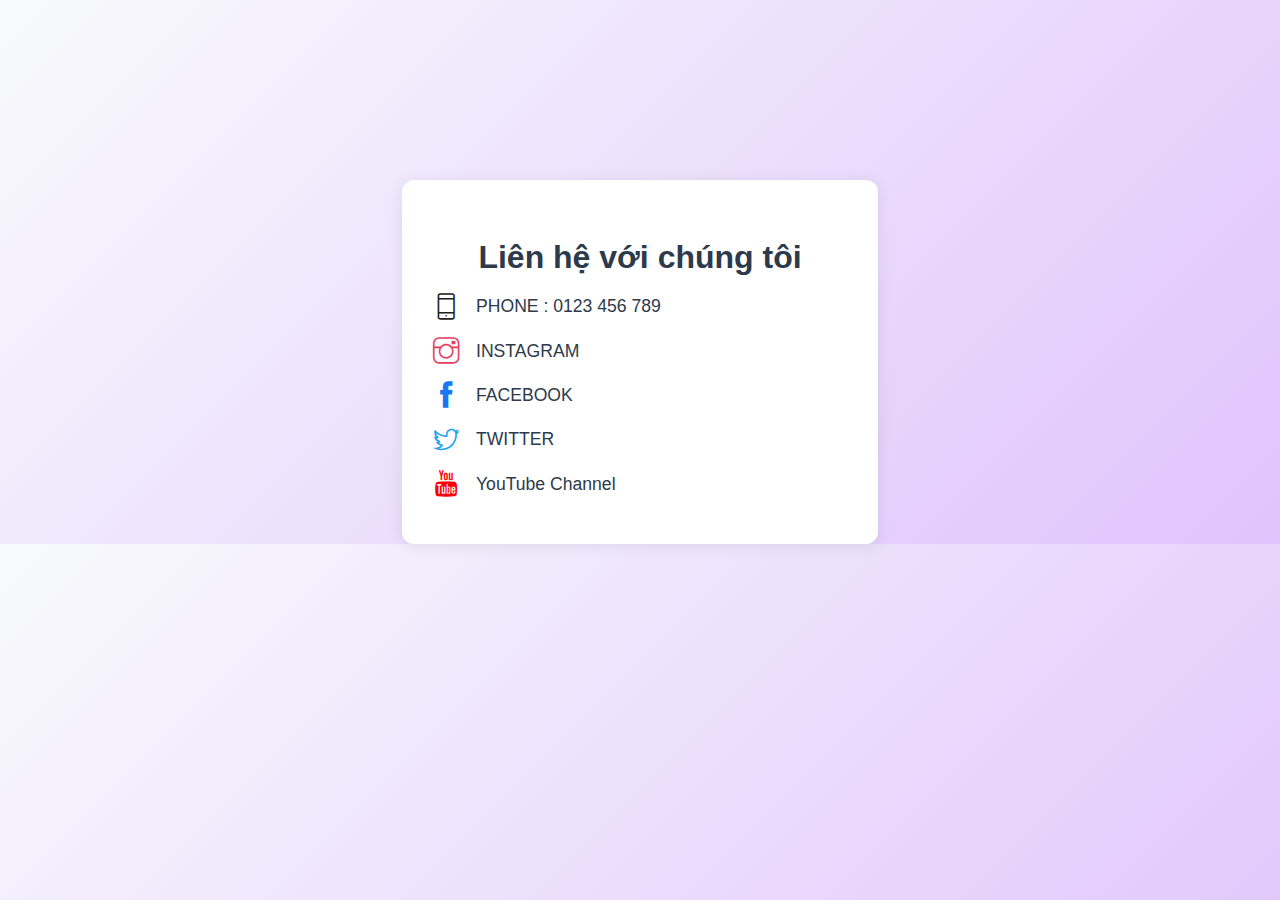
<file: contact.html>
<!DOCTYPE html>
<html lang="vi">

<head>
    <meta charset="UTF-8">
    <meta name="viewport" content="width=device-width, initial-scale=1.0">
    <title>Liên hệ</title>
    <link rel="stylesheet" href="style.css">
    <link rel="stylesheet" href="./acssets/themify-icons/themify-icons.css">
    <style>
        .contact-container {
            max-width: 420px;
            margin: 60px auto 0 auto;
            background: #fff;
            border-radius: 12px;
            box-shadow: 0 2px 16px rgba(0, 0, 0, 0.08);
            padding: 32px 28px 28px 28px;
            text-align: center;
        }

        .contact-container h2 {
            margin-bottom: 18px;
            font-size: 2rem;
            color: #2d3a4b;
        }

        .contact-list {
            list-style: none;
            padding: 0;
            margin: 0;
        }

        .contact-list li {
            display: flex;
            align-items: center;
            gap: 14px;
            font-size: 1.1rem;
            margin: 18px 0;
            justify-content: flex-start;
        }

        .contact-list a {
            color: #2d3a4b;
            text-decoration: none;
            transition: color 0.2s;
        }

        .contact-list a:hover {
            color: #007bff;
        }

        .contact-list .ti {
            font-size: 1.5em;
            width: 32px;
            text-align: center;
        }

        /* Màu sắc đặc trưng cho từng icon mạng xã hội */
        .contact-list .ti-instagram {
            color: #E4405F;
        }

        .contact-list .ti-facebook {
            color: #1877F3;
        }

        .contact-list .ti-twitter {
            color: #1DA1F2;
        }

        .contact-list .ti-youtube {
            color: #FF0000;
        }
    </style>
</head>

<body>
    <div class="contact-container">
        <h2>Liên hệ với chúng tôi</h2>
        <ul class="contact-list">
            <li><span class="ti ti-mobile"></span> <a href="tel:0123456789">PHONE : 0123 456 789</a></li>
            <li><span class="ti ti-instagram"></span> <a href="https://instagram.com/yourshop"
                    target="_blank">INSTAGRAM</a></li>
            <li><span class="ti ti-facebook"></span> <a href="https://facebook.com/yourshop"
                    target="_blank">FACEBOOK</a></li>
            <li><span class="ti ti-twitter"></span> <a href="https://twitter.com/yourshop" target="_blank">TWITTER</a>
            </li>
            <li><span class="ti ti-youtube"></span> <a href="https://youtube.com/yourshop" target="_blank">YouTube
                    Channel</a></li>
        </ul>
    </div>
</body>

</html>
</file>
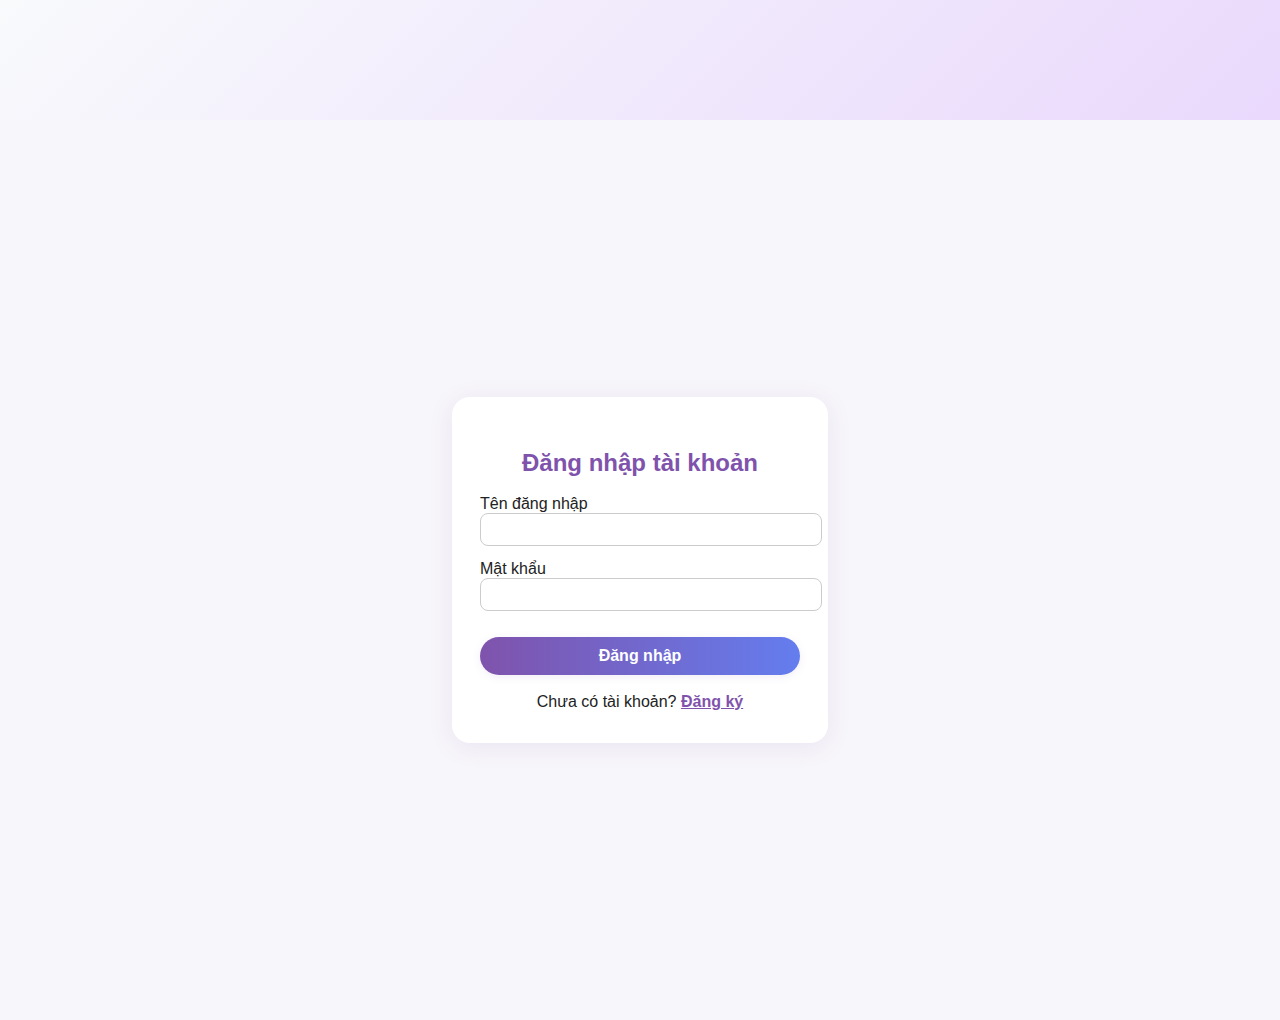
<file: login.html>
<!DOCTYPE html>
<html lang="vi">

<head>
    <meta charset="UTF-8">
    <meta name="viewport" content="width=device-width, initial-scale=1.0">
    <title>Đăng nhập</title>
    <link rel="stylesheet" href="style.css">
</head>

<body>
    <main style="display:flex;justify-content:center;align-items:center;height:100vh;background:#f7f6fa;">
        <div
            style="background:#fff;padding:32px 28px;border-radius:18px;box-shadow:0 4px 24px rgba(127,83,172,0.10);min-width:320px;">
            <h2 style="text-align:center;color:var(--main-color);margin-bottom:18px;">Đăng nhập tài khoản</h2>
            <form id="login-form">
                <div style="margin-bottom:14px;">
                    <label for="login-username">Tên đăng nhập</label><br>
                    <input type="text" id="login-username" required
                        style="width:100%;padding:8px 10px;border-radius:8px;border:1px solid #ccc;">
                </div>
                <div style="margin-bottom:18px;">
                    <label for="login-password">Mật khẩu</label><br>
                    <input type="password" id="login-password" required
                        style="width:100%;padding:8px 10px;border-radius:8px;border:1px solid #ccc;">
                </div>
                <button type="submit" class="checkout-btn" style="width:100%;">Đăng nhập</button>
            </form>
            <div style="text-align:center;margin-top:18px;">
                <span>Chưa có tài khoản?</span>
                <a href="register.html" style="color:var(--main-color);font-weight:bold;">Đăng ký</a>
            </div>
        </div>
    </main>
    <script>
        // Giả lập kiểm tra đăng nhập
        document.getElementById('login-form').onsubmit = function (e) {
            e.preventDefault();
            const username = document.getElementById('login-username').value;
            const password = document.getElementById('login-password').value;
            if (username && password) {
                localStorage.setItem('user', JSON.stringify({ username }));
                window.location.href = 'index.html';
            } else {
                alert('Vui lòng nhập đầy đủ thông tin!');
            }
        }
    </script>
</body>

</html>
</file>
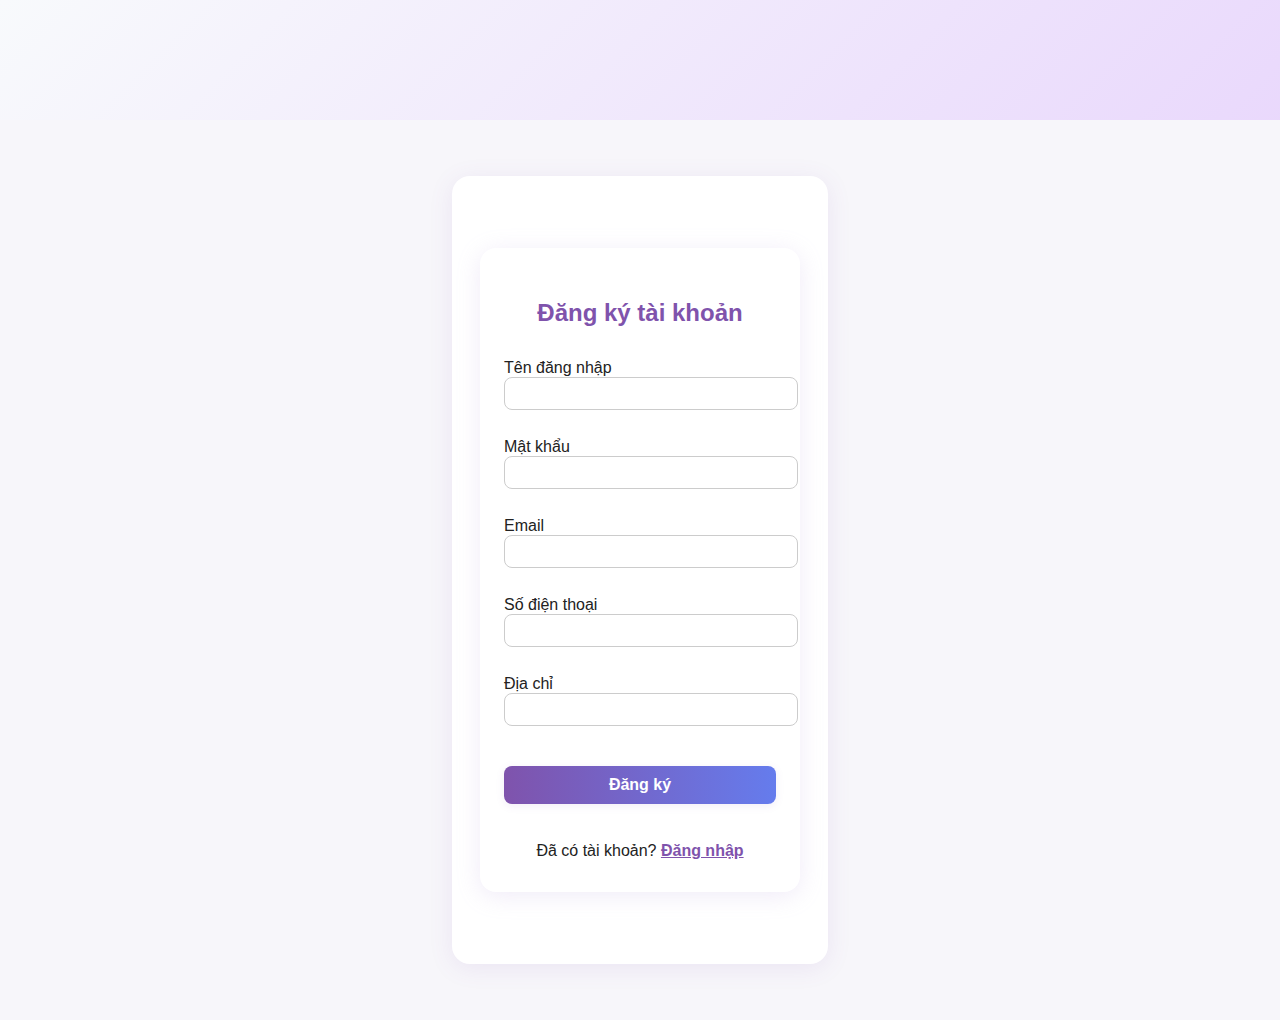
<file: register.html>
<!DOCTYPE html>
<html lang="vi">

<head>
    <meta charset="UTF-8">
    <meta name="viewport" content="width=device-width, initial-scale=1.0">
    <title>Đăng ký</title>
    <link rel="stylesheet" href="style.css">
</head>

<body>
    <main style="display:flex;justify-content:center;align-items:center;height:100vh;background:#f7f6fa;">
        <div
            style="background:#fff;padding:32px 28px;border-radius:18px;box-shadow:0 4px 24px rgba(127,83,172,0.10);min-width:320px;">
            <!-- Form đăng ký tài khoản với xác thực email -->
            <div id="register-container">
                <form id="register-form">
                    <h2 style="text-align:center;color:var(--main-color);margin-bottom:18px;">Đăng ký tài khoản</h2>
                    <div style="margin-bottom:14px;">
                        <label for="register-username">Tên đăng nhập</label><br>
                        <input type="text" id="register-username" name="username" required
                            style="width:100%;padding:8px 10px;border-radius:8px;border:1px solid #ccc;">
                    </div>
                    <div style="margin-bottom:14px;">
                        <label for="register-password">Mật khẩu</label><br>
                        <input type="password" id="register-password" name="password" required
                            style="width:100%;padding:8px 10px;border-radius:8px;border:1px solid #ccc;">
                    </div>
                    <div style="margin-bottom:14px;">
                        <label for="register-email">Email</label><br>
                        <input type="email" id="register-email" name="email" required
                            style="width:100%;padding:8px 10px;border-radius:8px;border:1px solid #ccc;">
                    </div>
                    <div style="margin-bottom:14px;">
                        <label for="register-phone">Số điện thoại</label><br>
                        <input type="tel" id="register-phone" name="phone" required pattern="[0-9]{10,11}"
                            style="width:100%;padding:8px 10px;border-radius:8px;border:1px solid #ccc;">
                    </div>
                    <div style="margin-bottom:18px;">
                        <label for="register-address">Địa chỉ</label><br>
                        <input type="text" id="register-address" name="address" required
                            style="width:100%;padding:8px 10px;border-radius:8px;border:1px solid #ccc;">
                    </div>
                    <button type="submit" class="checkout-btn" style="width:100%;">Đăng ký</button>
                </form>
                <div id="verify-section" style="display:none;">
                    <p>Mã xác nhận đã được gửi tới email của bạn. Vui lòng nhập mã xác nhận:</p>
                    <input type="text" id="verify-code" placeholder="Nhập mã xác nhận" />
                    <button id="verify-btn">Xác nhận</button>
                    <div id="verify-message"></div>
                </div>
                <div id="register-message"></div>
                <div style="text-align:center;margin-top:18px;">
                    <span>Đã có tài khoản?</span>
                    <a href="login.html" style="color:var(--main-color);font-weight:bold;">Đăng nhập</a>
                </div>
            </div>
        </div>
    </main>
    <script>
        const registerForm = document.getElementById('register-form');
        const verifySection = document.getElementById('verify-section');
        const verifyBtn = document.getElementById('verify-btn');
        const registerMessage = document.getElementById('register-message');
        const verifyMessage = document.getElementById('verify-message');
        let currentUsername = '';

        // Giả lập đăng ký tài khoản
        registerForm.onsubmit = async (e) => {
            e.preventDefault();
            registerMessage.textContent = '';
            const formData = new FormData(registerForm);
            const data = Object.fromEntries(formData.entries());
            // Gửi thông tin đăng ký lên backend để nhận mã xác nhận
            const res = await fetch('http://localhost:3000/api/send-verify', {
                method: 'POST',
                headers: { 'Content-Type': 'application/json' },
                body: JSON.stringify(data)
            });
            const result = await res.json();
            if (res.ok && result.status === 'verify_required') {
                currentUsername = data.username;
                registerForm.style.display = 'none';
                verifySection.style.display = 'block';
            } else {
                registerMessage.textContent = result.message || 'Đăng ký thất bại!';
            }
        };

        verifyBtn.onclick = async () => {
            verifyMessage.textContent = '';
            const code = document.getElementById('verify-code').value.trim();
            if (!code) {
                verifyMessage.textContent = 'Vui lòng nhập mã xác nhận!';
                return;
            }
            // Gửi mã xác nhận lên backend để hoàn tất đăng ký
            const res = await fetch('http://localhost:3000/api/verify', {
                method: 'POST',
                headers: { 'Content-Type': 'application/json' },
                body: JSON.stringify({ username: currentUsername, code })
            });
            const result = await res.json();
            if (res.ok && result.status === 'success') {
                verifyMessage.textContent = 'Đăng ký thành công! Bạn có thể đăng nhập.';
                verifyBtn.disabled = true;
            } else {
                verifyMessage.textContent = result.message || 'Xác nhận thất bại!';
            }
        };
    </script>
    <style>
        #register-container {
            max-width: 400px;
            margin: 40px auto;
            background: #fff;
            border-radius: 16px;
            box-shadow: 0 4px 24px #b39ddb33;
            padding: 32px 24px;
        }

        #register-form,
        #verify-section {
            display: flex;
            flex-direction: column;
            gap: 14px;
        }

        #register-form input,
        #verify-section input {
            padding: 10px;
            border-radius: 8px;
            border: 1px solid #ccc;
        }

        #register-form button,
        #verify-btn {
            background: linear-gradient(90deg, #7f53ac, #657ced);
            color: #fff;
            border: none;
            border-radius: 8px;
            padding: 10px;
            font-weight: bold;
            cursor: pointer;
            transition: background 0.2s;
        }

        #register-form button:hover,
        #verify-btn:hover {
            background: #7f53ac;
        }

        #register-message,
        #verify-message {
            color: #d32f2f;
            font-size: 0.98rem;
            min-height: 20px;
        }
    </style>
</body>

</html>
</file>
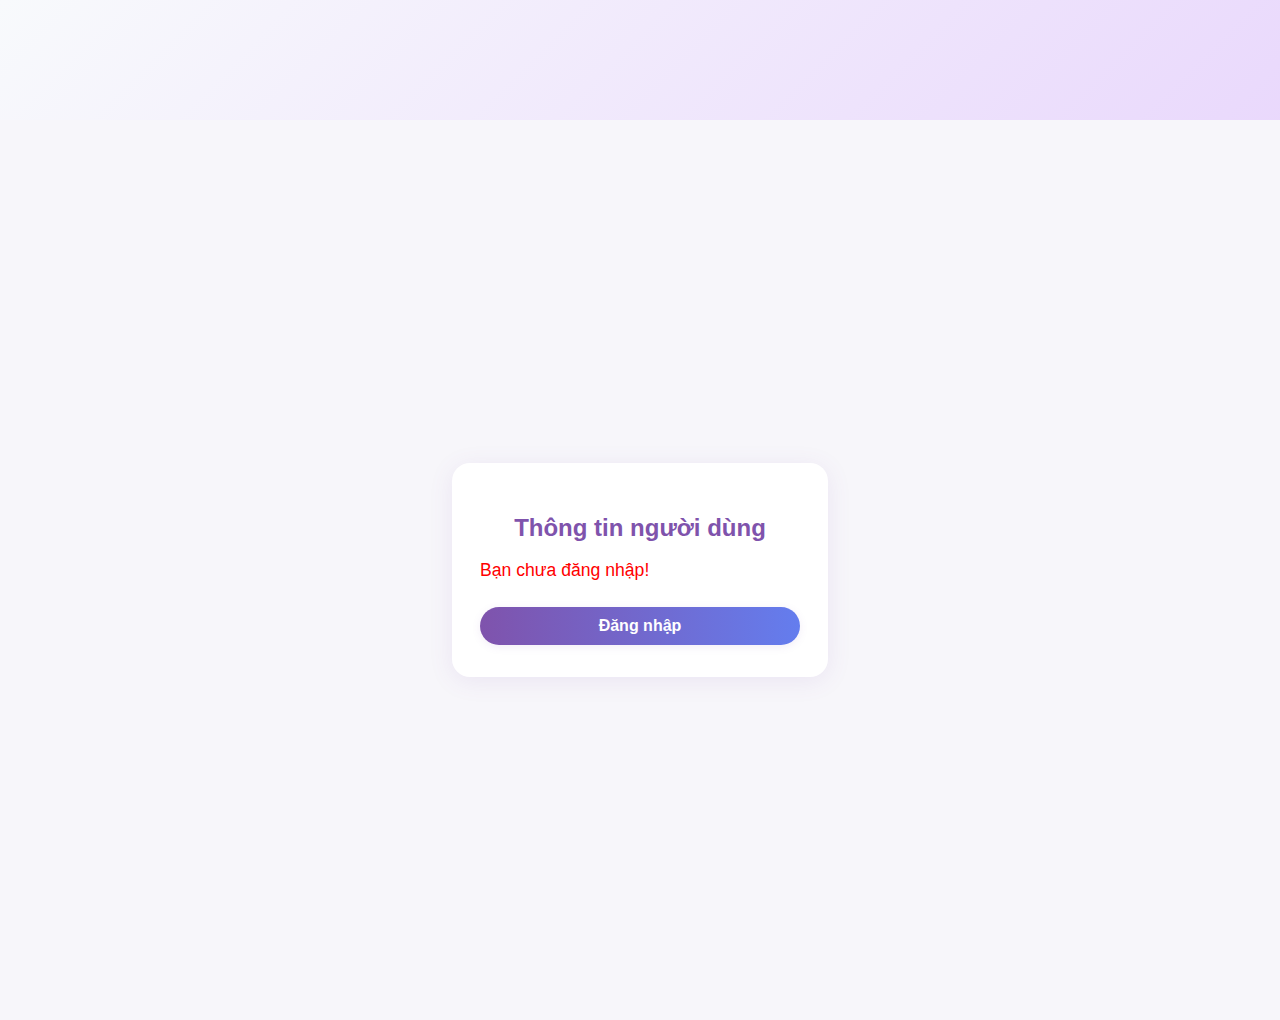
<file: user.html>
<!DOCTYPE html>
<html lang="vi">

<head>
    <meta charset="UTF-8">
    <meta name="viewport" content="width=device-width, initial-scale=1.0">
    <title>Thông tin người dùng</title>
    <link rel="stylesheet" href="style.css">
</head>

<body>
    <main style="display:flex;justify-content:center;align-items:center;height:100vh;background:#f7f6fa;">
        <div
            style="background:#fff;padding:32px 28px;border-radius:18px;box-shadow:0 4px 24px rgba(127,83,172,0.10);min-width:320px;">
            <h2 style="text-align:center;color:var(--main-color);margin-bottom:18px;">Thông tin người dùng</h2>
            <div id="user-info" style="font-size:1.1rem;"></div>
            <div style="text-align:center;margin-top:18px;">
                <button id="logout-btn" class="checkout-btn" style="width:100%;">Đăng nhập</button>
            </div>
        </div>
    </main>
    <script>
        // Hiển thị thông tin người dùng từ localStorage
        var user = localStorage.getItem('user');
        var infoDiv = document.getElementById('user-info');
        if (user) {
            var u = JSON.parse(user);
            infoDiv.innerHTML = `<b>Tên đăng nhập:</b> ${u.username || ''}<br>
            <b>Email:</b> ${u.email || ''}<br>
            <b>Số điện thoại:</b> ${u.phone || ''}<br>
            <b>Địa chỉ:</b> ${u.address || ''}`;
        } else {
            infoDiv.innerHTML = '<span style="color:red;">Bạn chưa đăng nhập!</span>';
        }
        document.getElementById('logout-btn').onclick = function () {
            localStorage.removeItem('user');
            window.location.href = 'login.html';
        }
    </script>
</body>

</html>
</file>
<file: style.css>
body {
    font-family: 'Segoe UI', Tahoma, Geneva, Verdana, sans-serif;
    margin: 0;
    background: linear-gradient(135deg, #f8fafc 0%, #e0c3fc 100%);
    color: #222;
    padding-top: 120px;
    /* tạo khoảng trống cho header cố định */
}

:root {
    --main-color: #7f53ac;
    --accent-color: #647dee;
    --button-hover: #5e3a9c;
    --nav-bg: #fff;
    --nav-shadow: 0 2px 12px rgba(127, 83, 172, 0.08);
}

header {
    background: var(--main-color);
    color: #fff;
    padding: 32px 0 16px 0;
    text-align: center;
    box-shadow: var(--nav-shadow);
    border-bottom-left-radius: 32px;
    border-bottom-right-radius: 32px;
    position: fixed;
    top: 0;
    left: 0;
    width: 100vw;
    z-index: 100;
}

nav {
    margin-top: 18px;
    background: var(--nav-bg);
    box-shadow: var(--nav-shadow);
    display: flex;
    justify-content: center;
    align-items: center;
    border-radius: 24px;
    padding: 8px 0;
    width: 320px;
    margin-left: auto;
    margin-right: auto;
    position: relative;
    top: 12px;
}

.main-nav {
    margin-top: 18px;
    background: var(--nav-bg);
    box-shadow: var(--nav-shadow);
    border-radius: 24px;
    padding: 0;
    width: 90vw;
    max-width: 1100px;
    margin-left: auto;
    margin-right: auto;
    position: relative;
    top: 12px;
    z-index: 10;
}

.main-nav ul {
    display: flex;
    align-items: center;
    gap: 0.5rem;
    list-style: none;
    margin: 0;
    padding: 0 16px;
}

.main-nav li {
    margin: 0 8px;
    display: flex;
    align-items: center;
}

.main-nav .nav-link {
    display: block;
    padding: 12px 20px;
    border-radius: 18px;
    color: var(--main-color);
    text-decoration: none;
    font-weight: 500;
    font-size: 1rem;
    transition: background 0.2s, color 0.2s, box-shadow 0.2s;
}

.main-nav .nav-link.active,
.main-nav .nav-link:hover {
    background: linear-gradient(90deg, var(--main-color), var(--accent-color));
    color: #fff;
    box-shadow: 0 2px 8px rgba(127, 83, 172, 0.10);
}

#cart-btn {
    background: linear-gradient(90deg, var(--main-color), var(--accent-color));
    color: #fff;
    border: none;
    padding: 10px 28px;
    border-radius: 24px;
    cursor: pointer;
    font-weight: bold;
    font-size: 1rem;
    box-shadow: 0 2px 8px rgba(127, 83, 172, 0.10);
    transition: background 0.2s, transform 0.2s;
}

#cart-btn:hover {
    background: var(--button-hover);
    transform: translateY(-2px) scale(1.04);
}

main {
    display: flex;
    align-items: flex-start;
}

.brand-sidebar {
    min-width: 180px;
    max-width: 220px;
    background: #fff;
    border-radius: 18px;
    box-shadow: 0 4px 16px rgba(127, 83, 172, 0.08);
    margin: 92px 24px 32px 32px;
    padding: 18px 12px 18px 12px;
    position: fixed;
    top: 120px;
    /* hoặc điều chỉnh phù hợp với header fixed */
    left: 32px;
    height: auto;
    z-index: 99;
}

.product-list {
    display: flex;
    flex-wrap: wrap;
    justify-content: flex-start;
    gap: 40px;
    margin: 120px 0 120px 0;
    /* tăng khoảng cách phía dưới để tránh footer */
    margin-left: 300px !important;
    /* chừa chỗ cho nav dọc cố định */
}

.product-list.with-margin {
    margin-left: 300px !important;
    transition: margin-left 0.3s;
}

.product {
    background: #fff;
    border-radius: 18px;
    box-shadow: 0 4px 16px rgba(100, 125, 222, 0.10);
    width: 270px;
    padding: 24px 18px 18px 18px;
    text-align: center;
    transition: box-shadow 0.2s, transform 0.2s;
    border: 1.5px solid #f3e9ff;
}

.product:hover {
    box-shadow: 0 8px 32px rgba(127, 83, 172, 0.18);
    transform: translateY(-4px) scale(1.03);
}

.product img {
    width: 100%;
    height: 150px;
    object-fit: contain;
    margin-bottom: 12px;
}

.product h3 {
    margin: 10px 0 8px 0;
    font-size: 1.1rem;
}

.product .price {
    color: var(--main-color);
    font-weight: bold;
    margin-bottom: 12px;
}

.product button {
    background: linear-gradient(90deg, var(--main-color), var(--accent-color));
    color: #fff;
    border: none;
    padding: 8px 20px;
    border-radius: 18px;
    cursor: pointer;
    font-weight: bold;
    font-size: 1rem;
    transition: background 0.2s, transform 0.2s;
    box-shadow: 0 2px 8px rgba(127, 83, 172, 0.10);
}

.product button:hover {
    background: var(--button-hover);
    transform: translateY(-2px) scale(1.04);
}

.product .detail-btn {
    margin-top: 10px;
}

.modal {
    position: fixed;
    top: 0;
    left: 0;
    right: 0;
    bottom: 0;
    background: rgba(100, 125, 222, 0.10);
    display: flex;
    align-items: center;
    justify-content: center;
    z-index: 1000;
}

.modal.hidden {
    display: none;
}

.modal-content {
    background: #fff;
    padding: 32px 24px;
    border-radius: 18px;
    min-width: 320px;
    max-width: 90vw;
    position: relative;
    box-shadow: 0 4px 24px rgba(127, 83, 172, 0.10);
}

.close {
    position: absolute;
    top: 12px;
    right: 16px;
    font-size: 1.5rem;
    cursor: pointer;
}

#cart-items {
    list-style: none;
    padding: 0;
    margin: 0 0 16px 0;
}

#cart-items li {
    display: flex;
    justify-content: space-between;
    align-items: center;
    padding: 8px 0;
    border-bottom: 1px solid #eee;
}

.cart-total {
    font-weight: bold;
    text-align: right;
    margin-top: 12px;
}

footer {
    background: var(--main-color);
    color: #fff;
    text-align: center;
    padding: 16px 0;
    position: fixed;
    width: 100%;
    bottom: 0;
    border-top-left-radius: 24px;
    border-top-right-radius: 24px;
}

/* Nút trong modal chi tiết sản phẩm */
.product-detail-modal .modal-content button,
.checkout-btn {
    background: linear-gradient(90deg, var(--main-color), var(--accent-color));
    color: #fff;
    border: none;
    padding: 10px 28px;
    border-radius: 24px;
    cursor: pointer;
    font-weight: bold;
    font-size: 1rem;
    margin: 8px 8px 0 0;
    box-shadow: 0 2px 8px rgba(127, 83, 172, 0.10);
    transition: background 0.2s, transform 0.2s;
    display: inline-block;
}

.product-detail-modal .modal-content button:hover,
.checkout-btn:hover {
    background: var(--button-hover);
    transform: translateY(-2px) scale(1.04);
}

.product-detail-modal .close {
    color: var(--main-color);
    background: #f3e9ff;
    border-radius: 50%;
    width: 36px;
    height: 36px;
    display: flex;
    align-items: center;
    justify-content: center;
    font-size: 1.5rem;
    top: 8px;
    right: 8px;
    transition: background 0.2s, color 0.2s;
}

.product-detail-modal .close:hover {
    background: var(--main-color);
    color: #fff;
}

.brand-sidebar h3 {
    margin-top: 0;
    color: var(--main-color);
    font-size: 1.1rem;
    text-align: center;
    margin-bottom: 18px;
}

.brand-sidebar ul {
    list-style: none;
    padding: 0;
    margin: 0;
}

.brand-sidebar li {
    margin-bottom: 10px;
}

.brand-sidebar .brand-link {
    display: block;
    padding: 10px 16px;
    border-radius: 12px;
    color: var(--main-color);
    text-decoration: none;
    font-weight: 500;
    transition: background 0.2s, color 0.2s;
}

.brand-sidebar .brand-link.active,
.brand-sidebar .brand-link:hover {
    background: linear-gradient(90deg, var(--main-color), var(--accent-color));
    color: #fff;
}

.banner-ad {
    width: 100vw;
    min-height: 420px;
    display: flex;
    align-items: center;
    justify-content: center;
    background: linear-gradient(90deg, #e0c3fc 0%, #8ec5fc 100%);
    margin-top: 40px;
    margin-bottom: 40px;
}

.banner-content {
    display: flex;
    align-items: center;
    gap: 40px;
    max-width: 1100px;
    width: 100%;
    padding: 32px 24px;
    border-radius: 24px;
    background: #fff;
    box-shadow: 0 8px 32px rgba(127, 83, 172, 0.10);
}

.banner-img {
    width: 420px;
    max-width: 40vw;
    border-radius: 18px;
    box-shadow: 0 4px 16px rgba(127, 83, 172, 0.10);
}

.banner-text {
    flex: 1;
    text-align: left;
}

.banner-text h2 {
    font-size: 2.2rem;
    color: var(--main-color);
    margin-bottom: 18px;
}

.banner-text p {
    font-size: 1.2rem;
    margin-bottom: 24px;
}

.banner-btn {
    display: inline-block;
    background: linear-gradient(90deg, var(--main-color), var(--accent-color));
    color: #fff;
    padding: 12px 32px;
    border-radius: 24px;
    font-size: 1.1rem;
    font-weight: bold;
    text-decoration: none;
    box-shadow: 0 2px 8px rgba(127, 83, 172, 0.10);
    transition: background 0.2s, transform 0.2s;
}

.banner-btn:hover {
    background: var(--button-hover);
    transform: translateY(-2px) scale(1.04);
}

/* Sidebar hãng màn hình giống sidebar laptop */
.display-brand-sidebar {
    min-width: 180px;
    max-width: 220px;
    background: #fff;
    border-radius: 18px;
    box-shadow: 0 4px 16px rgba(127, 83, 172, 0.08);
    margin: 92px 24px 32px 32px;
    padding: 18px 12px 18px 12px;
    position: fixed;
    top: 120px;
    left: 32px;
    height: auto;
    z-index: 99;
}

.display-brand-sidebar h4 {
    margin-top: 0;
    color: var(--main-color);
    font-size: 1.1rem;
    text-align: center;
    margin-bottom: 18px;
}

.display-brand-sidebar ul {
    list-style: none;
    padding: 0;
    margin: 0;
}

.display-brand-sidebar li {
    margin-bottom: 10px;
}

.display-brand-link {
    display: block;
    padding: 10px 16px;
    border-radius: 12px;
    color: var(--main-color);
    text-decoration: none;
    font-weight: 500;
    transition: background 0.2s, color 0.2s;
}

.display-brand-link.active,
.display-brand-link:hover {
    background: linear-gradient(90deg, var(--main-color), var(--accent-color));
    color: #fff;
}

.keyboard-brand-sidebar,
.mouse-brand-sidebar,
.mousepad-brand-sidebar,
.accessory-brand-sidebar {
    min-width: 180px;
    background: #fff;
    border-radius: 18px;
    box-shadow: 0 4px 16px rgba(127, 83, 172, 0.08);
    margin: 43px 24px 32px 32px;
    padding: 18px 12px 18px 12px;
    position: fixed;
    top: calc(50vh - 200px);
    left: 32px;
    height: auto;
    z-index: 99;
}

.keyboard-brand-sidebar h4,
.mouse-brand-sidebar h4,
.mousepad-brand-sidebar h4,
.accessory-brand-sidebar h4 {
    margin-top: 0;
    color: var(--main-color);
    font-size: 1.1rem;
    text-align: center;
    margin-bottom: 18px;
}

.keyboard-brand-sidebar ul,
.mouse-brand-sidebar ul,
.mousepad-brand-sidebar ul,
.accessory-brand-sidebar ul {
    list-style: none;
    padding: 0;
    margin: 0;
}

.keyboard-brand-sidebar li,
.mouse-brand-sidebar li,
.mousepad-brand-sidebar li,
.accessory-brand-sidebar li {
    margin-bottom: 10px;
}

.keyboard-brand-link,
.mouse-brand-link,
.mousepad-brand-link,
.accessory-brand-link {
    display: block;
    padding: 10px 16px;
    border-radius: 12px;
    color: var(--main-color);
    text-decoration: none;
    font-weight: 500;
    transition: background 0.2s, color 0.2s;
}

.keyboard-brand-link.active,
.keyboard-brand-link:hover,
.mouse-brand-link.active,
.mouse-brand-link:hover,
.mousepad-brand-link.active,
.mousepad-brand-link:hover,
.accessory-brand-link.active,
.accessory-brand-link:hover {
    background: linear-gradient(90deg, var(--main-color), var(--accent-color));
    color: #fff;
}

@media (max-width: 800px) {
    .main-nav ul {
        flex-wrap: wrap;
        gap: 0.2rem;
        padding: 0 4px;
    }

    .main-nav .nav-link {
        padding: 10px 10px;
        font-size: 0.95rem;
    }

    .main-nav #cart-btn {
        padding: 8px 10px;
        font-size: 0.95rem;
    }
}

@media (max-width: 900px) {
    .brand-sidebar {
        display: none;
    }

    .product-list {
        margin-left: 0;
    }

    .banner-content {
        flex-direction: column;
        gap: 18px;
        padding: 18px 6vw;
    }

    .banner-img {
        width: 90vw;
        max-width: 100%;
    }

    .banner-text {
        text-align: center;
    }

    .keyboard-brand-sidebar,
    .mouse-brand-sidebar,
    .mousepad-brand-sidebar,
    .accessory-brand-sidebar {
        display: none;
    }
}
</file>
<file: acssets/themify-icons/themify-icons.css>
@font-face {
	font-family: 'themify';
	src:url('fonts/themify.eot?-fvbane');
	src:url('fonts/themify.eot?#iefix-fvbane') format('embedded-opentype'),
		url('fonts/themify.woff?-fvbane') format('woff'),
		url('fonts/themify.ttf?-fvbane') format('truetype'),
		url('fonts/themify.svg?-fvbane#themify') format('svg');
	font-weight: normal;
	font-style: normal;
}

[class^="ti-"], [class*=" ti-"] {
	font-family: 'themify';
	speak: none;
	font-style: normal;
	font-weight: normal;
	font-variant: normal;
	text-transform: none;
	line-height: 1;

	/* Better Font Rendering =========== */
	-webkit-font-smoothing: antialiased;
	-moz-osx-font-smoothing: grayscale;
}

.ti-wand:before {
	content: "\e600";
}
.ti-volume:before {
	content: "\e601";
}
.ti-user:before {
	content: "\e602";
}
.ti-unlock:before {
	content: "\e603";
}
.ti-unlink:before {
	content: "\e604";
}
.ti-trash:before {
	content: "\e605";
}
.ti-thought:before {
	content: "\e606";
}
.ti-target:before {
	content: "\e607";
}
.ti-tag:before {
	content: "\e608";
}
.ti-tablet:before {
	content: "\e609";
}
.ti-star:before {
	content: "\e60a";
}
.ti-spray:before {
	content: "\e60b";
}
.ti-signal:before {
	content: "\e60c";
}
.ti-shopping-cart:before {
	content: "\e60d";
}
.ti-shopping-cart-full:before {
	content: "\e60e";
}
.ti-settings:before {
	content: "\e60f";
}
.ti-search:before {
	content: "\e610";
}
.ti-zoom-in:before {
	content: "\e611";
}
.ti-zoom-out:before {
	content: "\e612";
}
.ti-cut:before {
	content: "\e613";
}
.ti-ruler:before {
	content: "\e614";
}
.ti-ruler-pencil:before {
	content: "\e615";
}
.ti-ruler-alt:before {
	content: "\e616";
}
.ti-bookmark:before {
	content: "\e617";
}
.ti-bookmark-alt:before {
	content: "\e618";
}
.ti-reload:before {
	content: "\e619";
}
.ti-plus:before {
	content: "\e61a";
}
.ti-pin:before {
	content: "\e61b";
}
.ti-pencil:before {
	content: "\e61c";
}
.ti-pencil-alt:before {
	content: "\e61d";
}
.ti-paint-roller:before {
	content: "\e61e";
}
.ti-paint-bucket:before {
	content: "\e61f";
}
.ti-na:before {
	content: "\e620";
}
.ti-mobile:before {
	content: "\e621";
}
.ti-minus:before {
	content: "\e622";
}
.ti-medall:before {
	content: "\e623";
}
.ti-medall-alt:before {
	content: "\e624";
}
.ti-marker:before {
	content: "\e625";
}
.ti-marker-alt:before {
	content: "\e626";
}
.ti-arrow-up:before {
	content: "\e627";
}
.ti-arrow-right:before {
	content: "\e628";
}
.ti-arrow-left:before {
	content: "\e629";
}
.ti-arrow-down:before {
	content: "\e62a";
}
.ti-lock:before {
	content: "\e62b";
}
.ti-location-arrow:before {
	content: "\e62c";
}
.ti-link:before {
	content: "\e62d";
}
.ti-layout:before {
	content: "\e62e";
}
.ti-layers:before {
	content: "\e62f";
}
.ti-layers-alt:before {
	content: "\e630";
}
.ti-key:before {
	content: "\e631";
}
.ti-import:before {
	content: "\e632";
}
.ti-image:before {
	content: "\e633";
}
.ti-heart:before {
	content: "\e634";
}
.ti-heart-broken:before {
	content: "\e635";
}
.ti-hand-stop:before {
	content: "\e636";
}
.ti-hand-open:before {
	content: "\e637";
}
.ti-hand-drag:before {
	content: "\e638";
}
.ti-folder:before {
	content: "\e639";
}
.ti-flag:before {
	content: "\e63a";
}
.ti-flag-alt:before {
	content: "\e63b";
}
.ti-flag-alt-2:before {
	content: "\e63c";
}
.ti-eye:before {
	content: "\e63d";
}
.ti-export:before {
	content: "\e63e";
}
.ti-exchange-vertical:before {
	content: "\e63f";
}
.ti-desktop:before {
	content: "\e640";
}
.ti-cup:before {
	content: "\e641";
}
.ti-crown:before {
	content: "\e642";
}
.ti-comments:before {
	content: "\e643";
}
.ti-comment:before {
	content: "\e644";
}
.ti-comment-alt:before {
	content: "\e645";
}
.ti-close:before {
	content: "\e646";
}
.ti-clip:before {
	content: "\e647";
}
.ti-angle-up:before {
	content: "\e648";
}
.ti-angle-right:before {
	content: "\e649";
}
.ti-angle-left:before {
	content: "\e64a";
}
.ti-angle-down:before {
	content: "\e64b";
}
.ti-check:before {
	content: "\e64c";
}
.ti-check-box:before {
	content: "\e64d";
}
.ti-camera:before {
	content: "\e64e";
}
.ti-announcement:before {
	content: "\e64f";
}
.ti-brush:before {
	content: "\e650";
}
.ti-briefcase:before {
	content: "\e651";
}
.ti-bolt:before {
	content: "\e652";
}
.ti-bolt-alt:before {
	content: "\e653";
}
.ti-blackboard:before {
	content: "\e654";
}
.ti-bag:before {
	content: "\e655";
}
.ti-move:before {
	content: "\e656";
}
.ti-arrows-vertical:before {
	content: "\e657";
}
.ti-arrows-horizontal:before {
	content: "\e658";
}
.ti-fullscreen:before {
	content: "\e659";
}
.ti-arrow-top-right:before {
	content: "\e65a";
}
.ti-arrow-top-left:before {
	content: "\e65b";
}
.ti-arrow-circle-up:before {
	content: "\e65c";
}
.ti-arrow-circle-right:before {
	content: "\e65d";
}
.ti-arrow-circle-left:before {
	content: "\e65e";
}
.ti-arrow-circle-down:before {
	content: "\e65f";
}
.ti-angle-double-up:before {
	content: "\e660";
}
.ti-angle-double-right:before {
	content: "\e661";
}
.ti-angle-double-left:before {
	content: "\e662";
}
.ti-angle-double-down:before {
	content: "\e663";
}
.ti-zip:before {
	content: "\e664";
}
.ti-world:before {
	content: "\e665";
}
.ti-wheelchair:before {
	content: "\e666";
}
.ti-view-list:before {
	content: "\e667";
}
.ti-view-list-alt:before {
	content: "\e668";
}
.ti-view-grid:before {
	content: "\e669";
}
.ti-uppercase:before {
	content: "\e66a";
}
.ti-upload:before {
	content: "\e66b";
}
.ti-underline:before {
	content: "\e66c";
}
.ti-truck:before {
	content: "\e66d";
}
.ti-timer:before {
	content: "\e66e";
}
.ti-ticket:before {
	content: "\e66f";
}
.ti-thumb-up:before {
	content: "\e670";
}
.ti-thumb-down:before {
	content: "\e671";
}
.ti-text:before {
	content: "\e672";
}
.ti-stats-up:before {
	content: "\e673";
}
.ti-stats-down:before {
	content: "\e674";
}
.ti-split-v:before {
	content: "\e675";
}
.ti-split-h:before {
	content: "\e676";
}
.ti-smallcap:before {
	content: "\e677";
}
.ti-shine:before {
	content: "\e678";
}
.ti-shift-right:before {
	content: "\e679";
}
.ti-shift-left:before {
	content: "\e67a";
}
.ti-shield:before {
	content: "\e67b";
}
.ti-notepad:before {
	content: "\e67c";
}
.ti-server:before {
	content: "\e67d";
}
.ti-quote-right:before {
	content: "\e67e";
}
.ti-quote-left:before {
	content: "\e67f";
}
.ti-pulse:before {
	content: "\e680";
}
.ti-printer:before {
	content: "\e681";
}
.ti-power-off:before {
	content: "\e682";
}
.ti-plug:before {
	content: "\e683";
}
.ti-pie-chart:before {
	content: "\e684";
}
.ti-paragraph:before {
	content: "\e685";
}
.ti-panel:before {
	content: "\e686";
}
.ti-package:before {
	content: "\e687";
}
.ti-music:before {
	content: "\e688";
}
.ti-music-alt:before {
	content: "\e689";
}
.ti-mouse:before {
	content: "\e68a";
}
.ti-mouse-alt:before {
	content: "\e68b";
}
.ti-money:before {
	content: "\e68c";
}
.ti-microphone:before {
	content: "\e68d";
}
.ti-menu:before {
	content: "\e68e";
}
.ti-menu-alt:before {
	content: "\e68f";
}
.ti-map:before {
	content: "\e690";
}
.ti-map-alt:before {
	content: "\e691";
}
.ti-loop:before {
	content: "\e692";
}
.ti-location-pin:before {
	content: "\e693";
}
.ti-list:before {
	content: "\e694";
}
.ti-light-bulb:before {
	content: "\e695";
}
.ti-Italic:before {
	content: "\e696";
}
.ti-info:before {
	content: "\e697";
}
.ti-infinite:before {
	content: "\e698";
}
.ti-id-badge:before {
	content: "\e699";
}
.ti-hummer:before {
	content: "\e69a";
}
.ti-home:before {
	content: "\e69b";
}
.ti-help:before {
	content: "\e69c";
}
.ti-headphone:before {
	content: "\e69d";
}
.ti-harddrives:before {
	content: "\e69e";
}
.ti-harddrive:before {
	content: "\e69f";
}
.ti-gift:before {
	content: "\e6a0";
}
.ti-game:before {
	content: "\e6a1";
}
.ti-filter:before {
	content: "\e6a2";
}
.ti-files:before {
	content: "\e6a3";
}
.ti-file:before {
	content: "\e6a4";
}
.ti-eraser:before {
	content: "\e6a5";
}
.ti-envelope:before {
	content: "\e6a6";
}
.ti-download:before {
	content: "\e6a7";
}
.ti-direction:before {
	content: "\e6a8";
}
.ti-direction-alt:before {
	content: "\e6a9";
}
.ti-dashboard:before {
	content: "\e6aa";
}
.ti-control-stop:before {
	content: "\e6ab";
}
.ti-control-shuffle:before {
	content: "\e6ac";
}
.ti-control-play:before {
	content: "\e6ad";
}
.ti-control-pause:before {
	content: "\e6ae";
}
.ti-control-forward:before {
	content: "\e6af";
}
.ti-control-backward:before {
	content: "\e6b0";
}
.ti-cloud:before {
	content: "\e6b1";
}
.ti-cloud-up:before {
	content: "\e6b2";
}
.ti-cloud-down:before {
	content: "\e6b3";
}
.ti-clipboard:before {
	content: "\e6b4";
}
.ti-car:before {
	content: "\e6b5";
}
.ti-calendar:before {
	content: "\e6b6";
}
.ti-book:before {
	content: "\e6b7";
}
.ti-bell:before {
	content: "\e6b8";
}
.ti-basketball:before {
	content: "\e6b9";
}
.ti-bar-chart:before {
	content: "\e6ba";
}
.ti-bar-chart-alt:before {
	content: "\e6bb";
}
.ti-back-right:before {
	content: "\e6bc";
}
.ti-back-left:before {
	content: "\e6bd";
}
.ti-arrows-corner:before {
	content: "\e6be";
}
.ti-archive:before {
	content: "\e6bf";
}
.ti-anchor:before {
	content: "\e6c0";
}
.ti-align-right:before {
	content: "\e6c1";
}
.ti-align-left:before {
	content: "\e6c2";
}
.ti-align-justify:before {
	content: "\e6c3";
}
.ti-align-center:before {
	content: "\e6c4";
}
.ti-alert:before {
	content: "\e6c5";
}
.ti-alarm-clock:before {
	content: "\e6c6";
}
.ti-agenda:before {
	content: "\e6c7";
}
.ti-write:before {
	content: "\e6c8";
}
.ti-window:before {
	content: "\e6c9";
}
.ti-widgetized:before {
	content: "\e6ca";
}
.ti-widget:before {
	content: "\e6cb";
}
.ti-widget-alt:before {
	content: "\e6cc";
}
.ti-wallet:before {
	content: "\e6cd";
}
.ti-video-clapper:before {
	content: "\e6ce";
}
.ti-video-camera:before {
	content: "\e6cf";
}
.ti-vector:before {
	content: "\e6d0";
}
.ti-themify-logo:before {
	content: "\e6d1";
}
.ti-themify-favicon:before {
	content: "\e6d2";
}
.ti-themify-favicon-alt:before {
	content: "\e6d3";
}
.ti-support:before {
	content: "\e6d4";
}
.ti-stamp:before {
	content: "\e6d5";
}
.ti-split-v-alt:before {
	content: "\e6d6";
}
.ti-slice:before {
	content: "\e6d7";
}
.ti-shortcode:before {
	content: "\e6d8";
}
.ti-shift-right-alt:before {
	content: "\e6d9";
}
.ti-shift-left-alt:before {
	content: "\e6da";
}
.ti-ruler-alt-2:before {
	content: "\e6db";
}
.ti-receipt:before {
	content: "\e6dc";
}
.ti-pin2:before {
	content: "\e6dd";
}
.ti-pin-alt:before {
	content: "\e6de";
}
.ti-pencil-alt2:before {
	content: "\e6df";
}
.ti-palette:before {
	content: "\e6e0";
}
.ti-more:before {
	content: "\e6e1";
}
.ti-more-alt:before {
	content: "\e6e2";
}
.ti-microphone-alt:before {
	content: "\e6e3";
}
.ti-magnet:before {
	content: "\e6e4";
}
.ti-line-double:before {
	content: "\e6e5";
}
.ti-line-dotted:before {
	content: "\e6e6";
}
.ti-line-dashed:before {
	content: "\e6e7";
}
.ti-layout-width-full:before {
	content: "\e6e8";
}
.ti-layout-width-default:before {
	content: "\e6e9";
}
.ti-layout-width-default-alt:before {
	content: "\e6ea";
}
.ti-layout-tab:before {
	content: "\e6eb";
}
.ti-layout-tab-window:before {
	content: "\e6ec";
}
.ti-layout-tab-v:before {
	content: "\e6ed";
}
.ti-layout-tab-min:before {
	content: "\e6ee";
}
.ti-layout-slider:before {
	content: "\e6ef";
}
.ti-layout-slider-alt:before {
	content: "\e6f0";
}
.ti-layout-sidebar-right:before {
	content: "\e6f1";
}
.ti-layout-sidebar-none:before {
	content: "\e6f2";
}
.ti-layout-sidebar-left:before {
	content: "\e6f3";
}
.ti-layout-placeholder:before {
	content: "\e6f4";
}
.ti-layout-menu:before {
	content: "\e6f5";
}
.ti-layout-menu-v:before {
	content: "\e6f6";
}
.ti-layout-menu-separated:before {
	content: "\e6f7";
}
.ti-layout-menu-full:before {
	content: "\e6f8";
}
.ti-layout-media-right-alt:before {
	content: "\e6f9";
}
.ti-layout-media-right:before {
	content: "\e6fa";
}
.ti-layout-media-overlay:before {
	content: "\e6fb";
}
.ti-layout-media-overlay-alt:before {
	content: "\e6fc";
}
.ti-layout-media-overlay-alt-2:before {
	content: "\e6fd";
}
.ti-layout-media-left-alt:before {
	content: "\e6fe";
}
.ti-layout-media-left:before {
	content: "\e6ff";
}
.ti-layout-media-center-alt:before {
	content: "\e700";
}
.ti-layout-media-center:before {
	content: "\e701";
}
.ti-layout-list-thumb:before {
	content: "\e702";
}
.ti-layout-list-thumb-alt:before {
	content: "\e703";
}
.ti-layout-list-post:before {
	content: "\e704";
}
.ti-layout-list-large-image:before {
	content: "\e705";
}
.ti-layout-line-solid:before {
	content: "\e706";
}
.ti-layout-grid4:before {
	content: "\e707";
}
.ti-layout-grid3:before {
	content: "\e708";
}
.ti-layout-grid2:before {
	content: "\e709";
}
.ti-layout-grid2-thumb:before {
	content: "\e70a";
}
.ti-layout-cta-right:before {
	content: "\e70b";
}
.ti-layout-cta-left:before {
	content: "\e70c";
}
.ti-layout-cta-center:before {
	content: "\e70d";
}
.ti-layout-cta-btn-right:before {
	content: "\e70e";
}
.ti-layout-cta-btn-left:before {
	content: "\e70f";
}
.ti-layout-column4:before {
	content: "\e710";
}
.ti-layout-column3:before {
	content: "\e711";
}
.ti-layout-column2:before {
	content: "\e712";
}
.ti-layout-accordion-separated:before {
	content: "\e713";
}
.ti-layout-accordion-merged:before {
	content: "\e714";
}
.ti-layout-accordion-list:before {
	content: "\e715";
}
.ti-ink-pen:before {
	content: "\e716";
}
.ti-info-alt:before {
	content: "\e717";
}
.ti-help-alt:before {
	content: "\e718";
}
.ti-headphone-alt:before {
	content: "\e719";
}
.ti-hand-point-up:before {
	content: "\e71a";
}
.ti-hand-point-right:before {
	content: "\e71b";
}
.ti-hand-point-left:before {
	content: "\e71c";
}
.ti-hand-point-down:before {
	content: "\e71d";
}
.ti-gallery:before {
	content: "\e71e";
}
.ti-face-smile:before {
	content: "\e71f";
}
.ti-face-sad:before {
	content: "\e720";
}
.ti-credit-card:before {
	content: "\e721";
}
.ti-control-skip-forward:before {
	content: "\e722";
}
.ti-control-skip-backward:before {
	content: "\e723";
}
.ti-control-record:before {
	content: "\e724";
}
.ti-control-eject:before {
	content: "\e725";
}
.ti-comments-smiley:before {
	content: "\e726";
}
.ti-brush-alt:before {
	content: "\e727";
}
.ti-youtube:before {
	content: "\e728";
}
.ti-vimeo:before {
	content: "\e729";
}
.ti-twitter:before {
	content: "\e72a";
}
.ti-time:before {
	content: "\e72b";
}
.ti-tumblr:before {
	content: "\e72c";
}
.ti-skype:before {
	content: "\e72d";
}
.ti-share:before {
	content: "\e72e";
}
.ti-share-alt:before {
	content: "\e72f";
}
.ti-rocket:before {
	content: "\e730";
}
.ti-pinterest:before {
	content: "\e731";
}
.ti-new-window:before {
	content: "\e732";
}
.ti-microsoft:before {
	content: "\e733";
}
.ti-list-ol:before {
	content: "\e734";
}
.ti-linkedin:before {
	content: "\e735";
}
.ti-layout-sidebar-2:before {
	content: "\e736";
}
.ti-layout-grid4-alt:before {
	content: "\e737";
}
.ti-layout-grid3-alt:before {
	content: "\e738";
}
.ti-layout-grid2-alt:before {
	content: "\e739";
}
.ti-layout-column4-alt:before {
	content: "\e73a";
}
.ti-layout-column3-alt:before {
	content: "\e73b";
}
.ti-layout-column2-alt:before {
	content: "\e73c";
}
.ti-instagram:before {
	content: "\e73d";
}
.ti-google:before {
	content: "\e73e";
}
.ti-github:before {
	content: "\e73f";
}
.ti-flickr:before {
	content: "\e740";
}
.ti-facebook:before {
	content: "\e741";
}
.ti-dropbox:before {
	content: "\e742";
}
.ti-dribbble:before {
	content: "\e743";
}
.ti-apple:before {
	content: "\e744";
}
.ti-android:before {
	content: "\e745";
}
.ti-save:before {
	content: "\e746";
}
.ti-save-alt:before {
	content: "\e747";
}
.ti-yahoo:before {
	content: "\e748";
}
.ti-wordpress:before {
	content: "\e749";
}
.ti-vimeo-alt:before {
	content: "\e74a";
}
.ti-twitter-alt:before {
	content: "\e74b";
}
.ti-tumblr-alt:before {
	content: "\e74c";
}
.ti-trello:before {
	content: "\e74d";
}
.ti-stack-overflow:before {
	content: "\e74e";
}
.ti-soundcloud:before {
	content: "\e74f";
}
.ti-sharethis:before {
	content: "\e750";
}
.ti-sharethis-alt:before {
	content: "\e751";
}
.ti-reddit:before {
	content: "\e752";
}
.ti-pinterest-alt:before {
	content: "\e753";
}
.ti-microsoft-alt:before {
	content: "\e754";
}
.ti-linux:before {
	content: "\e755";
}
.ti-jsfiddle:before {
	content: "\e756";
}
.ti-joomla:before {
	content: "\e757";
}
.ti-html5:before {
	content: "\e758";
}
.ti-flickr-alt:before {
	content: "\e759";
}
.ti-email:before {
	content: "\e75a";
}
.ti-drupal:before {
	content: "\e75b";
}
.ti-dropbox-alt:before {
	content: "\e75c";
}
.ti-css3:before {
	content: "\e75d";
}
.ti-rss:before {
	content: "\e75e";
}
.ti-rss-alt:before {
	content: "\e75f";
}
</file>
<file: acssets/themify-icons/demo-files/demo.css>
body {
	font: normal 1em/1.5em Arial, Helvetica, sans-serif;
	max-width: 90%;
	margin: 30px auto 0;
}
h1, h3 {
	font-weight: normal;
}
h3 {
	font-size: 1.4;
	text-transform: uppercase;
	letter-spacing: 1px;
}

.icon-section {
	margin: 0 0 3em;
	clear: both;
	overflow: hidden;
}
.icon-container {
	width: 240px; 
	padding: .7em 0;
	float: left; 
	position: relative;
	text-align: left;
}
.icon-container [class^="ti-"], 
.icon-container [class*=" ti-"] {
	color: #000;
	position: absolute;
	margin-top: 3px;
	transition: .3s;
}
.icon-container:hover [class^="ti-"],
.icon-container:hover [class*=" ti-"] {
	font-size: 2.2em;
	margin-top: -5px;
}
.icon-container:hover .icon-name {
	color: #000;
}
.icon-name {
	color: #aaa;
	margin-left: 35px;
	font-size: .8em;
	transition: .3s;
}
.icon-container:hover .icon-name {
	margin-left: 45px;
}
</file>
<file: acssets/themify-icons/ie7/ie7.css>
.ti-wand {
	*zoom: expression(this.runtimeStyle['zoom'] = '1', this.innerHTML = '&#xe600;');
}
.ti-volume {
	*zoom: expression(this.runtimeStyle['zoom'] = '1', this.innerHTML = '&#xe601;');
}
.ti-user {
	*zoom: expression(this.runtimeStyle['zoom'] = '1', this.innerHTML = '&#xe602;');
}
.ti-unlock {
	*zoom: expression(this.runtimeStyle['zoom'] = '1', this.innerHTML = '&#xe603;');
}
.ti-unlink {
	*zoom: expression(this.runtimeStyle['zoom'] = '1', this.innerHTML = '&#xe604;');
}
.ti-trash {
	*zoom: expression(this.runtimeStyle['zoom'] = '1', this.innerHTML = '&#xe605;');
}
.ti-thought {
	*zoom: expression(this.runtimeStyle['zoom'] = '1', this.innerHTML = '&#xe606;');
}
.ti-target {
	*zoom: expression(this.runtimeStyle['zoom'] = '1', this.innerHTML = '&#xe607;');
}
.ti-tag {
	*zoom: expression(this.runtimeStyle['zoom'] = '1', this.innerHTML = '&#xe608;');
}
.ti-tablet {
	*zoom: expression(this.runtimeStyle['zoom'] = '1', this.innerHTML = '&#xe609;');
}
.ti-star {
	*zoom: expression(this.runtimeStyle['zoom'] = '1', this.innerHTML = '&#xe60a;');
}
.ti-spray {
	*zoom: expression(this.runtimeStyle['zoom'] = '1', this.innerHTML = '&#xe60b;');
}
.ti-signal {
	*zoom: expression(this.runtimeStyle['zoom'] = '1', this.innerHTML = '&#xe60c;');
}
.ti-shopping-cart {
	*zoom: expression(this.runtimeStyle['zoom'] = '1', this.innerHTML = '&#xe60d;');
}
.ti-shopping-cart-full {
	*zoom: expression(this.runtimeStyle['zoom'] = '1', this.innerHTML = '&#xe60e;');
}
.ti-settings {
	*zoom: expression(this.runtimeStyle['zoom'] = '1', this.innerHTML = '&#xe60f;');
}
.ti-search {
	*zoom: expression(this.runtimeStyle['zoom'] = '1', this.innerHTML = '&#xe610;');
}
.ti-zoom-in {
	*zoom: expression(this.runtimeStyle['zoom'] = '1', this.innerHTML = '&#xe611;');
}
.ti-zoom-out {
	*zoom: expression(this.runtimeStyle['zoom'] = '1', this.innerHTML = '&#xe612;');
}
.ti-cut {
	*zoom: expression(this.runtimeStyle['zoom'] = '1', this.innerHTML = '&#xe613;');
}
.ti-ruler {
	*zoom: expression(this.runtimeStyle['zoom'] = '1', this.innerHTML = '&#xe614;');
}
.ti-ruler-pencil {
	*zoom: expression(this.runtimeStyle['zoom'] = '1', this.innerHTML = '&#xe615;');
}
.ti-ruler-alt {
	*zoom: expression(this.runtimeStyle['zoom'] = '1', this.innerHTML = '&#xe616;');
}
.ti-bookmark {
	*zoom: expression(this.runtimeStyle['zoom'] = '1', this.innerHTML = '&#xe617;');
}
.ti-bookmark-alt {
	*zoom: expression(this.runtimeStyle['zoom'] = '1', this.innerHTML = '&#xe618;');
}
.ti-reload {
	*zoom: expression(this.runtimeStyle['zoom'] = '1', this.innerHTML = '&#xe619;');
}
.ti-plus {
	*zoom: expression(this.runtimeStyle['zoom'] = '1', this.innerHTML = '&#xe61a;');
}
.ti-pin {
	*zoom: expression(this.runtimeStyle['zoom'] = '1', this.innerHTML = '&#xe61b;');
}
.ti-pencil {
	*zoom: expression(this.runtimeStyle['zoom'] = '1', this.innerHTML = '&#xe61c;');
}
.ti-pencil-alt {
	*zoom: expression(this.runtimeStyle['zoom'] = '1', this.innerHTML = '&#xe61d;');
}
.ti-paint-roller {
	*zoom: expression(this.runtimeStyle['zoom'] = '1', this.innerHTML = '&#xe61e;');
}
.ti-paint-bucket {
	*zoom: expression(this.runtimeStyle['zoom'] = '1', this.innerHTML = '&#xe61f;');
}
.ti-na {
	*zoom: expression(this.runtimeStyle['zoom'] = '1', this.innerHTML = '&#xe620;');
}
.ti-mobile {
	*zoom: expression(this.runtimeStyle['zoom'] = '1', this.innerHTML = '&#xe621;');
}
.ti-minus {
	*zoom: expression(this.runtimeStyle['zoom'] = '1', this.innerHTML = '&#xe622;');
}
.ti-medall {
	*zoom: expression(this.runtimeStyle['zoom'] = '1', this.innerHTML = '&#xe623;');
}
.ti-medall-alt {
	*zoom: expression(this.runtimeStyle['zoom'] = '1', this.innerHTML = '&#xe624;');
}
.ti-marker {
	*zoom: expression(this.runtimeStyle['zoom'] = '1', this.innerHTML = '&#xe625;');
}
.ti-marker-alt {
	*zoom: expression(this.runtimeStyle['zoom'] = '1', this.innerHTML = '&#xe626;');
}
.ti-arrow-up {
	*zoom: expression(this.runtimeStyle['zoom'] = '1', this.innerHTML = '&#xe627;');
}
.ti-arrow-right {
	*zoom: expression(this.runtimeStyle['zoom'] = '1', this.innerHTML = '&#xe628;');
}
.ti-arrow-left {
	*zoom: expression(this.runtimeStyle['zoom'] = '1', this.innerHTML = '&#xe629;');
}
.ti-arrow-down {
	*zoom: expression(this.runtimeStyle['zoom'] = '1', this.innerHTML = '&#xe62a;');
}
.ti-lock {
	*zoom: expression(this.runtimeStyle['zoom'] = '1', this.innerHTML = '&#xe62b;');
}
.ti-location-arrow {
	*zoom: expression(this.runtimeStyle['zoom'] = '1', this.innerHTML = '&#xe62c;');
}
.ti-link {
	*zoom: expression(this.runtimeStyle['zoom'] = '1', this.innerHTML = '&#xe62d;');
}
.ti-layout {
	*zoom: expression(this.runtimeStyle['zoom'] = '1', this.innerHTML = '&#xe62e;');
}
.ti-layers {
	*zoom: expression(this.runtimeStyle['zoom'] = '1', this.innerHTML = '&#xe62f;');
}
.ti-layers-alt {
	*zoom: expression(this.runtimeStyle['zoom'] = '1', this.innerHTML = '&#xe630;');
}
.ti-key {
	*zoom: expression(this.runtimeStyle['zoom'] = '1', this.innerHTML = '&#xe631;');
}
.ti-import {
	*zoom: expression(this.runtimeStyle['zoom'] = '1', this.innerHTML = '&#xe632;');
}
.ti-image {
	*zoom: expression(this.runtimeStyle['zoom'] = '1', this.innerHTML = '&#xe633;');
}
.ti-heart {
	*zoom: expression(this.runtimeStyle['zoom'] = '1', this.innerHTML = '&#xe634;');
}
.ti-heart-broken {
	*zoom: expression(this.runtimeStyle['zoom'] = '1', this.innerHTML = '&#xe635;');
}
.ti-hand-stop {
	*zoom: expression(this.runtimeStyle['zoom'] = '1', this.innerHTML = '&#xe636;');
}
.ti-hand-open {
	*zoom: expression(this.runtimeStyle['zoom'] = '1', this.innerHTML = '&#xe637;');
}
.ti-hand-drag {
	*zoom: expression(this.runtimeStyle['zoom'] = '1', this.innerHTML = '&#xe638;');
}
.ti-folder {
	*zoom: expression(this.runtimeStyle['zoom'] = '1', this.innerHTML = '&#xe639;');
}
.ti-flag {
	*zoom: expression(this.runtimeStyle['zoom'] = '1', this.innerHTML = '&#xe63a;');
}
.ti-flag-alt {
	*zoom: expression(this.runtimeStyle['zoom'] = '1', this.innerHTML = '&#xe63b;');
}
.ti-flag-alt-2 {
	*zoom: expression(this.runtimeStyle['zoom'] = '1', this.innerHTML = '&#xe63c;');
}
.ti-eye {
	*zoom: expression(this.runtimeStyle['zoom'] = '1', this.innerHTML = '&#xe63d;');
}
.ti-export {
	*zoom: expression(this.runtimeStyle['zoom'] = '1', this.innerHTML = '&#xe63e;');
}
.ti-exchange-vertical {
	*zoom: expression(this.runtimeStyle['zoom'] = '1', this.innerHTML = '&#xe63f;');
}
.ti-desktop {
	*zoom: expression(this.runtimeStyle['zoom'] = '1', this.innerHTML = '&#xe640;');
}
.ti-cup {
	*zoom: expression(this.runtimeStyle['zoom'] = '1', this.innerHTML = '&#xe641;');
}
.ti-crown {
	*zoom: expression(this.runtimeStyle['zoom'] = '1', this.innerHTML = '&#xe642;');
}
.ti-comments {
	*zoom: expression(this.runtimeStyle['zoom'] = '1', this.innerHTML = '&#xe643;');
}
.ti-comment {
	*zoom: expression(this.runtimeStyle['zoom'] = '1', this.innerHTML = '&#xe644;');
}
.ti-comment-alt {
	*zoom: expression(this.runtimeStyle['zoom'] = '1', this.innerHTML = '&#xe645;');
}
.ti-close {
	*zoom: expression(this.runtimeStyle['zoom'] = '1', this.innerHTML = '&#xe646;');
}
.ti-clip {
	*zoom: expression(this.runtimeStyle['zoom'] = '1', this.innerHTML = '&#xe647;');
}
.ti-angle-up {
	*zoom: expression(this.runtimeStyle['zoom'] = '1', this.innerHTML = '&#xe648;');
}
.ti-angle-right {
	*zoom: expression(this.runtimeStyle['zoom'] = '1', this.innerHTML = '&#xe649;');
}
.ti-angle-left {
	*zoom: expression(this.runtimeStyle['zoom'] = '1', this.innerHTML = '&#xe64a;');
}
.ti-angle-down {
	*zoom: expression(this.runtimeStyle['zoom'] = '1', this.innerHTML = '&#xe64b;');
}
.ti-check {
	*zoom: expression(this.runtimeStyle['zoom'] = '1', this.innerHTML = '&#xe64c;');
}
.ti-check-box {
	*zoom: expression(this.runtimeStyle['zoom'] = '1', this.innerHTML = '&#xe64d;');
}
.ti-camera {
	*zoom: expression(this.runtimeStyle['zoom'] = '1', this.innerHTML = '&#xe64e;');
}
.ti-announcement {
	*zoom: expression(this.runtimeStyle['zoom'] = '1', this.innerHTML = '&#xe64f;');
}
.ti-brush {
	*zoom: expression(this.runtimeStyle['zoom'] = '1', this.innerHTML = '&#xe650;');
}
.ti-briefcase {
	*zoom: expression(this.runtimeStyle['zoom'] = '1', this.innerHTML = '&#xe651;');
}
.ti-bolt {
	*zoom: expression(this.runtimeStyle['zoom'] = '1', this.innerHTML = '&#xe652;');
}
.ti-bolt-alt {
	*zoom: expression(this.runtimeStyle['zoom'] = '1', this.innerHTML = '&#xe653;');
}
.ti-blackboard {
	*zoom: expression(this.runtimeStyle['zoom'] = '1', this.innerHTML = '&#xe654;');
}
.ti-bag {
	*zoom: expression(this.runtimeStyle['zoom'] = '1', this.innerHTML = '&#xe655;');
}
.ti-move {
	*zoom: expression(this.runtimeStyle['zoom'] = '1', this.innerHTML = '&#xe656;');
}
.ti-arrows-vertical {
	*zoom: expression(this.runtimeStyle['zoom'] = '1', this.innerHTML = '&#xe657;');
}
.ti-arrows-horizontal {
	*zoom: expression(this.runtimeStyle['zoom'] = '1', this.innerHTML = '&#xe658;');
}
.ti-fullscreen {
	*zoom: expression(this.runtimeStyle['zoom'] = '1', this.innerHTML = '&#xe659;');
}
.ti-arrow-top-right {
	*zoom: expression(this.runtimeStyle['zoom'] = '1', this.innerHTML = '&#xe65a;');
}
.ti-arrow-top-left {
	*zoom: expression(this.runtimeStyle['zoom'] = '1', this.innerHTML = '&#xe65b;');
}
.ti-arrow-circle-up {
	*zoom: expression(this.runtimeStyle['zoom'] = '1', this.innerHTML = '&#xe65c;');
}
.ti-arrow-circle-right {
	*zoom: expression(this.runtimeStyle['zoom'] = '1', this.innerHTML = '&#xe65d;');
}
.ti-arrow-circle-left {
	*zoom: expression(this.runtimeStyle['zoom'] = '1', this.innerHTML = '&#xe65e;');
}
.ti-arrow-circle-down {
	*zoom: expression(this.runtimeStyle['zoom'] = '1', this.innerHTML = '&#xe65f;');
}
.ti-angle-double-up {
	*zoom: expression(this.runtimeStyle['zoom'] = '1', this.innerHTML = '&#xe660;');
}
.ti-angle-double-right {
	*zoom: expression(this.runtimeStyle['zoom'] = '1', this.innerHTML = '&#xe661;');
}
.ti-angle-double-left {
	*zoom: expression(this.runtimeStyle['zoom'] = '1', this.innerHTML = '&#xe662;');
}
.ti-angle-double-down {
	*zoom: expression(this.runtimeStyle['zoom'] = '1', this.innerHTML = '&#xe663;');
}
.ti-zip {
	*zoom: expression(this.runtimeStyle['zoom'] = '1', this.innerHTML = '&#xe664;');
}
.ti-world {
	*zoom: expression(this.runtimeStyle['zoom'] = '1', this.innerHTML = '&#xe665;');
}
.ti-wheelchair {
	*zoom: expression(this.runtimeStyle['zoom'] = '1', this.innerHTML = '&#xe666;');
}
.ti-view-list {
	*zoom: expression(this.runtimeStyle['zoom'] = '1', this.innerHTML = '&#xe667;');
}
.ti-view-list-alt {
	*zoom: expression(this.runtimeStyle['zoom'] = '1', this.innerHTML = '&#xe668;');
}
.ti-view-grid {
	*zoom: expression(this.runtimeStyle['zoom'] = '1', this.innerHTML = '&#xe669;');
}
.ti-uppercase {
	*zoom: expression(this.runtimeStyle['zoom'] = '1', this.innerHTML = '&#xe66a;');
}
.ti-upload {
	*zoom: expression(this.runtimeStyle['zoom'] = '1', this.innerHTML = '&#xe66b;');
}
.ti-underline {
	*zoom: expression(this.runtimeStyle['zoom'] = '1', this.innerHTML = '&#xe66c;');
}
.ti-truck {
	*zoom: expression(this.runtimeStyle['zoom'] = '1', this.innerHTML = '&#xe66d;');
}
.ti-timer {
	*zoom: expression(this.runtimeStyle['zoom'] = '1', this.innerHTML = '&#xe66e;');
}
.ti-ticket {
	*zoom: expression(this.runtimeStyle['zoom'] = '1', this.innerHTML = '&#xe66f;');
}
.ti-thumb-up {
	*zoom: expression(this.runtimeStyle['zoom'] = '1', this.innerHTML = '&#xe670;');
}
.ti-thumb-down {
	*zoom: expression(this.runtimeStyle['zoom'] = '1', this.innerHTML = '&#xe671;');
}
.ti-text {
	*zoom: expression(this.runtimeStyle['zoom'] = '1', this.innerHTML = '&#xe672;');
}
.ti-stats-up {
	*zoom: expression(this.runtimeStyle['zoom'] = '1', this.innerHTML = '&#xe673;');
}
.ti-stats-down {
	*zoom: expression(this.runtimeStyle['zoom'] = '1', this.innerHTML = '&#xe674;');
}
.ti-split-v {
	*zoom: expression(this.runtimeStyle['zoom'] = '1', this.innerHTML = '&#xe675;');
}
.ti-split-h {
	*zoom: expression(this.runtimeStyle['zoom'] = '1', this.innerHTML = '&#xe676;');
}
.ti-smallcap {
	*zoom: expression(this.runtimeStyle['zoom'] = '1', this.innerHTML = '&#xe677;');
}
.ti-shine {
	*zoom: expression(this.runtimeStyle['zoom'] = '1', this.innerHTML = '&#xe678;');
}
.ti-shift-right {
	*zoom: expression(this.runtimeStyle['zoom'] = '1', this.innerHTML = '&#xe679;');
}
.ti-shift-left {
	*zoom: expression(this.runtimeStyle['zoom'] = '1', this.innerHTML = '&#xe67a;');
}
.ti-shield {
	*zoom: expression(this.runtimeStyle['zoom'] = '1', this.innerHTML = '&#xe67b;');
}
.ti-notepad {
	*zoom: expression(this.runtimeStyle['zoom'] = '1', this.innerHTML = '&#xe67c;');
}
.ti-server {
	*zoom: expression(this.runtimeStyle['zoom'] = '1', this.innerHTML = '&#xe67d;');
}
.ti-quote-right {
	*zoom: expression(this.runtimeStyle['zoom'] = '1', this.innerHTML = '&#xe67e;');
}
.ti-quote-left {
	*zoom: expression(this.runtimeStyle['zoom'] = '1', this.innerHTML = '&#xe67f;');
}
.ti-pulse {
	*zoom: expression(this.runtimeStyle['zoom'] = '1', this.innerHTML = '&#xe680;');
}
.ti-printer {
	*zoom: expression(this.runtimeStyle['zoom'] = '1', this.innerHTML = '&#xe681;');
}
.ti-power-off {
	*zoom: expression(this.runtimeStyle['zoom'] = '1', this.innerHTML = '&#xe682;');
}
.ti-plug {
	*zoom: expression(this.runtimeStyle['zoom'] = '1', this.innerHTML = '&#xe683;');
}
.ti-pie-chart {
	*zoom: expression(this.runtimeStyle['zoom'] = '1', this.innerHTML = '&#xe684;');
}
.ti-paragraph {
	*zoom: expression(this.runtimeStyle['zoom'] = '1', this.innerHTML = '&#xe685;');
}
.ti-panel {
	*zoom: expression(this.runtimeStyle['zoom'] = '1', this.innerHTML = '&#xe686;');
}
.ti-package {
	*zoom: expression(this.runtimeStyle['zoom'] = '1', this.innerHTML = '&#xe687;');
}
.ti-music {
	*zoom: expression(this.runtimeStyle['zoom'] = '1', this.innerHTML = '&#xe688;');
}
.ti-music-alt {
	*zoom: expression(this.runtimeStyle['zoom'] = '1', this.innerHTML = '&#xe689;');
}
.ti-mouse {
	*zoom: expression(this.runtimeStyle['zoom'] = '1', this.innerHTML = '&#xe68a;');
}
.ti-mouse-alt {
	*zoom: expression(this.runtimeStyle['zoom'] = '1', this.innerHTML = '&#xe68b;');
}
.ti-money {
	*zoom: expression(this.runtimeStyle['zoom'] = '1', this.innerHTML = '&#xe68c;');
}
.ti-microphone {
	*zoom: expression(this.runtimeStyle['zoom'] = '1', this.innerHTML = '&#xe68d;');
}
.ti-menu {
	*zoom: expression(this.runtimeStyle['zoom'] = '1', this.innerHTML = '&#xe68e;');
}
.ti-menu-alt {
	*zoom: expression(this.runtimeStyle['zoom'] = '1', this.innerHTML = '&#xe68f;');
}
.ti-map {
	*zoom: expression(this.runtimeStyle['zoom'] = '1', this.innerHTML = '&#xe690;');
}
.ti-map-alt {
	*zoom: expression(this.runtimeStyle['zoom'] = '1', this.innerHTML = '&#xe691;');
}
.ti-loop {
	*zoom: expression(this.runtimeStyle['zoom'] = '1', this.innerHTML = '&#xe692;');
}
.ti-location-pin {
	*zoom: expression(this.runtimeStyle['zoom'] = '1', this.innerHTML = '&#xe693;');
}
.ti-list {
	*zoom: expression(this.runtimeStyle['zoom'] = '1', this.innerHTML = '&#xe694;');
}
.ti-light-bulb {
	*zoom: expression(this.runtimeStyle['zoom'] = '1', this.innerHTML = '&#xe695;');
}
.ti-Italic {
	*zoom: expression(this.runtimeStyle['zoom'] = '1', this.innerHTML = '&#xe696;');
}
.ti-info {
	*zoom: expression(this.runtimeStyle['zoom'] = '1', this.innerHTML = '&#xe697;');
}
.ti-infinite {
	*zoom: expression(this.runtimeStyle['zoom'] = '1', this.innerHTML = '&#xe698;');
}
.ti-id-badge {
	*zoom: expression(this.runtimeStyle['zoom'] = '1', this.innerHTML = '&#xe699;');
}
.ti-hummer {
	*zoom: expression(this.runtimeStyle['zoom'] = '1', this.innerHTML = '&#xe69a;');
}
.ti-home {
	*zoom: expression(this.runtimeStyle['zoom'] = '1', this.innerHTML = '&#xe69b;');
}
.ti-help {
	*zoom: expression(this.runtimeStyle['zoom'] = '1', this.innerHTML = '&#xe69c;');
}
.ti-headphone {
	*zoom: expression(this.runtimeStyle['zoom'] = '1', this.innerHTML = '&#xe69d;');
}
.ti-harddrives {
	*zoom: expression(this.runtimeStyle['zoom'] = '1', this.innerHTML = '&#xe69e;');
}
.ti-harddrive {
	*zoom: expression(this.runtimeStyle['zoom'] = '1', this.innerHTML = '&#xe69f;');
}
.ti-gift {
	*zoom: expression(this.runtimeStyle['zoom'] = '1', this.innerHTML = '&#xe6a0;');
}
.ti-game {
	*zoom: expression(this.runtimeStyle['zoom'] = '1', this.innerHTML = '&#xe6a1;');
}
.ti-filter {
	*zoom: expression(this.runtimeStyle['zoom'] = '1', this.innerHTML = '&#xe6a2;');
}
.ti-files {
	*zoom: expression(this.runtimeStyle['zoom'] = '1', this.innerHTML = '&#xe6a3;');
}
.ti-file {
	*zoom: expression(this.runtimeStyle['zoom'] = '1', this.innerHTML = '&#xe6a4;');
}
.ti-eraser {
	*zoom: expression(this.runtimeStyle['zoom'] = '1', this.innerHTML = '&#xe6a5;');
}
.ti-envelope {
	*zoom: expression(this.runtimeStyle['zoom'] = '1', this.innerHTML = '&#xe6a6;');
}
.ti-download {
	*zoom: expression(this.runtimeStyle['zoom'] = '1', this.innerHTML = '&#xe6a7;');
}
.ti-direction {
	*zoom: expression(this.runtimeStyle['zoom'] = '1', this.innerHTML = '&#xe6a8;');
}
.ti-direction-alt {
	*zoom: expression(this.runtimeStyle['zoom'] = '1', this.innerHTML = '&#xe6a9;');
}
.ti-dashboard {
	*zoom: expression(this.runtimeStyle['zoom'] = '1', this.innerHTML = '&#xe6aa;');
}
.ti-control-stop {
	*zoom: expression(this.runtimeStyle['zoom'] = '1', this.innerHTML = '&#xe6ab;');
}
.ti-control-shuffle {
	*zoom: expression(this.runtimeStyle['zoom'] = '1', this.innerHTML = '&#xe6ac;');
}
.ti-control-play {
	*zoom: expression(this.runtimeStyle['zoom'] = '1', this.innerHTML = '&#xe6ad;');
}
.ti-control-pause {
	*zoom: expression(this.runtimeStyle['zoom'] = '1', this.innerHTML = '&#xe6ae;');
}
.ti-control-forward {
	*zoom: expression(this.runtimeStyle['zoom'] = '1', this.innerHTML = '&#xe6af;');
}
.ti-control-backward {
	*zoom: expression(this.runtimeStyle['zoom'] = '1', this.innerHTML = '&#xe6b0;');
}
.ti-cloud {
	*zoom: expression(this.runtimeStyle['zoom'] = '1', this.innerHTML = '&#xe6b1;');
}
.ti-cloud-up {
	*zoom: expression(this.runtimeStyle['zoom'] = '1', this.innerHTML = '&#xe6b2;');
}
.ti-cloud-down {
	*zoom: expression(this.runtimeStyle['zoom'] = '1', this.innerHTML = '&#xe6b3;');
}
.ti-clipboard {
	*zoom: expression(this.runtimeStyle['zoom'] = '1', this.innerHTML = '&#xe6b4;');
}
.ti-car {
	*zoom: expression(this.runtimeStyle['zoom'] = '1', this.innerHTML = '&#xe6b5;');
}
.ti-calendar {
	*zoom: expression(this.runtimeStyle['zoom'] = '1', this.innerHTML = '&#xe6b6;');
}
.ti-book {
	*zoom: expression(this.runtimeStyle['zoom'] = '1', this.innerHTML = '&#xe6b7;');
}
.ti-bell {
	*zoom: expression(this.runtimeStyle['zoom'] = '1', this.innerHTML = '&#xe6b8;');
}
.ti-basketball {
	*zoom: expression(this.runtimeStyle['zoom'] = '1', this.innerHTML = '&#xe6b9;');
}
.ti-bar-chart {
	*zoom: expression(this.runtimeStyle['zoom'] = '1', this.innerHTML = '&#xe6ba;');
}
.ti-bar-chart-alt {
	*zoom: expression(this.runtimeStyle['zoom'] = '1', this.innerHTML = '&#xe6bb;');
}
.ti-back-right {
	*zoom: expression(this.runtimeStyle['zoom'] = '1', this.innerHTML = '&#xe6bc;');
}
.ti-back-left {
	*zoom: expression(this.runtimeStyle['zoom'] = '1', this.innerHTML = '&#xe6bd;');
}
.ti-arrows-corner {
	*zoom: expression(this.runtimeStyle['zoom'] = '1', this.innerHTML = '&#xe6be;');
}
.ti-archive {
	*zoom: expression(this.runtimeStyle['zoom'] = '1', this.innerHTML = '&#xe6bf;');
}
.ti-anchor {
	*zoom: expression(this.runtimeStyle['zoom'] = '1', this.innerHTML = '&#xe6c0;');
}
.ti-align-right {
	*zoom: expression(this.runtimeStyle['zoom'] = '1', this.innerHTML = '&#xe6c1;');
}
.ti-align-left {
	*zoom: expression(this.runtimeStyle['zoom'] = '1', this.innerHTML = '&#xe6c2;');
}
.ti-align-justify {
	*zoom: expression(this.runtimeStyle['zoom'] = '1', this.innerHTML = '&#xe6c3;');
}
.ti-align-center {
	*zoom: expression(this.runtimeStyle['zoom'] = '1', this.innerHTML = '&#xe6c4;');
}
.ti-alert {
	*zoom: expression(this.runtimeStyle['zoom'] = '1', this.innerHTML = '&#xe6c5;');
}
.ti-alarm-clock {
	*zoom: expression(this.runtimeStyle['zoom'] = '1', this.innerHTML = '&#xe6c6;');
}
.ti-agenda {
	*zoom: expression(this.runtimeStyle['zoom'] = '1', this.innerHTML = '&#xe6c7;');
}
.ti-write {
	*zoom: expression(this.runtimeStyle['zoom'] = '1', this.innerHTML = '&#xe6c8;');
}
.ti-window {
	*zoom: expression(this.runtimeStyle['zoom'] = '1', this.innerHTML = '&#xe6c9;');
}
.ti-widgetized {
	*zoom: expression(this.runtimeStyle['zoom'] = '1', this.innerHTML = '&#xe6ca;');
}
.ti-widget {
	*zoom: expression(this.runtimeStyle['zoom'] = '1', this.innerHTML = '&#xe6cb;');
}
.ti-widget-alt {
	*zoom: expression(this.runtimeStyle['zoom'] = '1', this.innerHTML = '&#xe6cc;');
}
.ti-wallet {
	*zoom: expression(this.runtimeStyle['zoom'] = '1', this.innerHTML = '&#xe6cd;');
}
.ti-video-clapper {
	*zoom: expression(this.runtimeStyle['zoom'] = '1', this.innerHTML = '&#xe6ce;');
}
.ti-video-camera {
	*zoom: expression(this.runtimeStyle['zoom'] = '1', this.innerHTML = '&#xe6cf;');
}
.ti-vector {
	*zoom: expression(this.runtimeStyle['zoom'] = '1', this.innerHTML = '&#xe6d0;');
}
.ti-themify-logo {
	*zoom: expression(this.runtimeStyle['zoom'] = '1', this.innerHTML = '&#xe6d1;');
}
.ti-themify-favicon {
	*zoom: expression(this.runtimeStyle['zoom'] = '1', this.innerHTML = '&#xe6d2;');
}
.ti-themify-favicon-alt {
	*zoom: expression(this.runtimeStyle['zoom'] = '1', this.innerHTML = '&#xe6d3;');
}
.ti-support {
	*zoom: expression(this.runtimeStyle['zoom'] = '1', this.innerHTML = '&#xe6d4;');
}
.ti-stamp {
	*zoom: expression(this.runtimeStyle['zoom'] = '1', this.innerHTML = '&#xe6d5;');
}
.ti-split-v-alt {
	*zoom: expression(this.runtimeStyle['zoom'] = '1', this.innerHTML = '&#xe6d6;');
}
.ti-slice {
	*zoom: expression(this.runtimeStyle['zoom'] = '1', this.innerHTML = '&#xe6d7;');
}
.ti-shortcode {
	*zoom: expression(this.runtimeStyle['zoom'] = '1', this.innerHTML = '&#xe6d8;');
}
.ti-shift-right-alt {
	*zoom: expression(this.runtimeStyle['zoom'] = '1', this.innerHTML = '&#xe6d9;');
}
.ti-shift-left-alt {
	*zoom: expression(this.runtimeStyle['zoom'] = '1', this.innerHTML = '&#xe6da;');
}
.ti-ruler-alt-2 {
	*zoom: expression(this.runtimeStyle['zoom'] = '1', this.innerHTML = '&#xe6db;');
}
.ti-receipt {
	*zoom: expression(this.runtimeStyle['zoom'] = '1', this.innerHTML = '&#xe6dc;');
}
.ti-pin2 {
	*zoom: expression(this.runtimeStyle['zoom'] = '1', this.innerHTML = '&#xe6dd;');
}
.ti-pin-alt {
	*zoom: expression(this.runtimeStyle['zoom'] = '1', this.innerHTML = '&#xe6de;');
}
.ti-pencil-alt2 {
	*zoom: expression(this.runtimeStyle['zoom'] = '1', this.innerHTML = '&#xe6df;');
}
.ti-palette {
	*zoom: expression(this.runtimeStyle['zoom'] = '1', this.innerHTML = '&#xe6e0;');
}
.ti-more {
	*zoom: expression(this.runtimeStyle['zoom'] = '1', this.innerHTML = '&#xe6e1;');
}
.ti-more-alt {
	*zoom: expression(this.runtimeStyle['zoom'] = '1', this.innerHTML = '&#xe6e2;');
}
.ti-microphone-alt {
	*zoom: expression(this.runtimeStyle['zoom'] = '1', this.innerHTML = '&#xe6e3;');
}
.ti-magnet {
	*zoom: expression(this.runtimeStyle['zoom'] = '1', this.innerHTML = '&#xe6e4;');
}
.ti-line-double {
	*zoom: expression(this.runtimeStyle['zoom'] = '1', this.innerHTML = '&#xe6e5;');
}
.ti-line-dotted {
	*zoom: expression(this.runtimeStyle['zoom'] = '1', this.innerHTML = '&#xe6e6;');
}
.ti-line-dashed {
	*zoom: expression(this.runtimeStyle['zoom'] = '1', this.innerHTML = '&#xe6e7;');
}
.ti-layout-width-full {
	*zoom: expression(this.runtimeStyle['zoom'] = '1', this.innerHTML = '&#xe6e8;');
}
.ti-layout-width-default {
	*zoom: expression(this.runtimeStyle['zoom'] = '1', this.innerHTML = '&#xe6e9;');
}
.ti-layout-width-default-alt {
	*zoom: expression(this.runtimeStyle['zoom'] = '1', this.innerHTML = '&#xe6ea;');
}
.ti-layout-tab {
	*zoom: expression(this.runtimeStyle['zoom'] = '1', this.innerHTML = '&#xe6eb;');
}
.ti-layout-tab-window {
	*zoom: expression(this.runtimeStyle['zoom'] = '1', this.innerHTML = '&#xe6ec;');
}
.ti-layout-tab-v {
	*zoom: expression(this.runtimeStyle['zoom'] = '1', this.innerHTML = '&#xe6ed;');
}
.ti-layout-tab-min {
	*zoom: expression(this.runtimeStyle['zoom'] = '1', this.innerHTML = '&#xe6ee;');
}
.ti-layout-slider {
	*zoom: expression(this.runtimeStyle['zoom'] = '1', this.innerHTML = '&#xe6ef;');
}
.ti-layout-slider-alt {
	*zoom: expression(this.runtimeStyle['zoom'] = '1', this.innerHTML = '&#xe6f0;');
}
.ti-layout-sidebar-right {
	*zoom: expression(this.runtimeStyle['zoom'] = '1', this.innerHTML = '&#xe6f1;');
}
.ti-layout-sidebar-none {
	*zoom: expression(this.runtimeStyle['zoom'] = '1', this.innerHTML = '&#xe6f2;');
}
.ti-layout-sidebar-left {
	*zoom: expression(this.runtimeStyle['zoom'] = '1', this.innerHTML = '&#xe6f3;');
}
.ti-layout-placeholder {
	*zoom: expression(this.runtimeStyle['zoom'] = '1', this.innerHTML = '&#xe6f4;');
}
.ti-layout-menu {
	*zoom: expression(this.runtimeStyle['zoom'] = '1', this.innerHTML = '&#xe6f5;');
}
.ti-layout-menu-v {
	*zoom: expression(this.runtimeStyle['zoom'] = '1', this.innerHTML = '&#xe6f6;');
}
.ti-layout-menu-separated {
	*zoom: expression(this.runtimeStyle['zoom'] = '1', this.innerHTML = '&#xe6f7;');
}
.ti-layout-menu-full {
	*zoom: expression(this.runtimeStyle['zoom'] = '1', this.innerHTML = '&#xe6f8;');
}
.ti-layout-media-right-alt {
	*zoom: expression(this.runtimeStyle['zoom'] = '1', this.innerHTML = '&#xe6f9;');
}
.ti-layout-media-right {
	*zoom: expression(this.runtimeStyle['zoom'] = '1', this.innerHTML = '&#xe6fa;');
}
.ti-layout-media-overlay {
	*zoom: expression(this.runtimeStyle['zoom'] = '1', this.innerHTML = '&#xe6fb;');
}
.ti-layout-media-overlay-alt {
	*zoom: expression(this.runtimeStyle['zoom'] = '1', this.innerHTML = '&#xe6fc;');
}
.ti-layout-media-overlay-alt-2 {
	*zoom: expression(this.runtimeStyle['zoom'] = '1', this.innerHTML = '&#xe6fd;');
}
.ti-layout-media-left-alt {
	*zoom: expression(this.runtimeStyle['zoom'] = '1', this.innerHTML = '&#xe6fe;');
}
.ti-layout-media-left {
	*zoom: expression(this.runtimeStyle['zoom'] = '1', this.innerHTML = '&#xe6ff;');
}
.ti-layout-media-center-alt {
	*zoom: expression(this.runtimeStyle['zoom'] = '1', this.innerHTML = '&#xe700;');
}
.ti-layout-media-center {
	*zoom: expression(this.runtimeStyle['zoom'] = '1', this.innerHTML = '&#xe701;');
}
.ti-layout-list-thumb {
	*zoom: expression(this.runtimeStyle['zoom'] = '1', this.innerHTML = '&#xe702;');
}
.ti-layout-list-thumb-alt {
	*zoom: expression(this.runtimeStyle['zoom'] = '1', this.innerHTML = '&#xe703;');
}
.ti-layout-list-post {
	*zoom: expression(this.runtimeStyle['zoom'] = '1', this.innerHTML = '&#xe704;');
}
.ti-layout-list-large-image {
	*zoom: expression(this.runtimeStyle['zoom'] = '1', this.innerHTML = '&#xe705;');
}
.ti-layout-line-solid {
	*zoom: expression(this.runtimeStyle['zoom'] = '1', this.innerHTML = '&#xe706;');
}
.ti-layout-grid4 {
	*zoom: expression(this.runtimeStyle['zoom'] = '1', this.innerHTML = '&#xe707;');
}
.ti-layout-grid3 {
	*zoom: expression(this.runtimeStyle['zoom'] = '1', this.innerHTML = '&#xe708;');
}
.ti-layout-grid2 {
	*zoom: expression(this.runtimeStyle['zoom'] = '1', this.innerHTML = '&#xe709;');
}
.ti-layout-grid2-thumb {
	*zoom: expression(this.runtimeStyle['zoom'] = '1', this.innerHTML = '&#xe70a;');
}
.ti-layout-cta-right {
	*zoom: expression(this.runtimeStyle['zoom'] = '1', this.innerHTML = '&#xe70b;');
}
.ti-layout-cta-left {
	*zoom: expression(this.runtimeStyle['zoom'] = '1', this.innerHTML = '&#xe70c;');
}
.ti-layout-cta-center {
	*zoom: expression(this.runtimeStyle['zoom'] = '1', this.innerHTML = '&#xe70d;');
}
.ti-layout-cta-btn-right {
	*zoom: expression(this.runtimeStyle['zoom'] = '1', this.innerHTML = '&#xe70e;');
}
.ti-layout-cta-btn-left {
	*zoom: expression(this.runtimeStyle['zoom'] = '1', this.innerHTML = '&#xe70f;');
}
.ti-layout-column4 {
	*zoom: expression(this.runtimeStyle['zoom'] = '1', this.innerHTML = '&#xe710;');
}
.ti-layout-column3 {
	*zoom: expression(this.runtimeStyle['zoom'] = '1', this.innerHTML = '&#xe711;');
}
.ti-layout-column2 {
	*zoom: expression(this.runtimeStyle['zoom'] = '1', this.innerHTML = '&#xe712;');
}
.ti-layout-accordion-separated {
	*zoom: expression(this.runtimeStyle['zoom'] = '1', this.innerHTML = '&#xe713;');
}
.ti-layout-accordion-merged {
	*zoom: expression(this.runtimeStyle['zoom'] = '1', this.innerHTML = '&#xe714;');
}
.ti-layout-accordion-list {
	*zoom: expression(this.runtimeStyle['zoom'] = '1', this.innerHTML = '&#xe715;');
}
.ti-ink-pen {
	*zoom: expression(this.runtimeStyle['zoom'] = '1', this.innerHTML = '&#xe716;');
}
.ti-info-alt {
	*zoom: expression(this.runtimeStyle['zoom'] = '1', this.innerHTML = '&#xe717;');
}
.ti-help-alt {
	*zoom: expression(this.runtimeStyle['zoom'] = '1', this.innerHTML = '&#xe718;');
}
.ti-headphone-alt {
	*zoom: expression(this.runtimeStyle['zoom'] = '1', this.innerHTML = '&#xe719;');
}
.ti-hand-point-up {
	*zoom: expression(this.runtimeStyle['zoom'] = '1', this.innerHTML = '&#xe71a;');
}
.ti-hand-point-right {
	*zoom: expression(this.runtimeStyle['zoom'] = '1', this.innerHTML = '&#xe71b;');
}
.ti-hand-point-left {
	*zoom: expression(this.runtimeStyle['zoom'] = '1', this.innerHTML = '&#xe71c;');
}
.ti-hand-point-down {
	*zoom: expression(this.runtimeStyle['zoom'] = '1', this.innerHTML = '&#xe71d;');
}
.ti-gallery {
	*zoom: expression(this.runtimeStyle['zoom'] = '1', this.innerHTML = '&#xe71e;');
}
.ti-face-smile {
	*zoom: expression(this.runtimeStyle['zoom'] = '1', this.innerHTML = '&#xe71f;');
}
.ti-face-sad {
	*zoom: expression(this.runtimeStyle['zoom'] = '1', this.innerHTML = '&#xe720;');
}
.ti-credit-card {
	*zoom: expression(this.runtimeStyle['zoom'] = '1', this.innerHTML = '&#xe721;');
}
.ti-control-skip-forward {
	*zoom: expression(this.runtimeStyle['zoom'] = '1', this.innerHTML = '&#xe722;');
}
.ti-control-skip-backward {
	*zoom: expression(this.runtimeStyle['zoom'] = '1', this.innerHTML = '&#xe723;');
}
.ti-control-record {
	*zoom: expression(this.runtimeStyle['zoom'] = '1', this.innerHTML = '&#xe724;');
}
.ti-control-eject {
	*zoom: expression(this.runtimeStyle['zoom'] = '1', this.innerHTML = '&#xe725;');
}
.ti-comments-smiley {
	*zoom: expression(this.runtimeStyle['zoom'] = '1', this.innerHTML = '&#xe726;');
}
.ti-brush-alt {
	*zoom: expression(this.runtimeStyle['zoom'] = '1', this.innerHTML = '&#xe727;');
}
.ti-youtube {
	*zoom: expression(this.runtimeStyle['zoom'] = '1', this.innerHTML = '&#xe728;');
}
.ti-vimeo {
	*zoom: expression(this.runtimeStyle['zoom'] = '1', this.innerHTML = '&#xe729;');
}
.ti-twitter {
	*zoom: expression(this.runtimeStyle['zoom'] = '1', this.innerHTML = '&#xe72a;');
}
.ti-time {
	*zoom: expression(this.runtimeStyle['zoom'] = '1', this.innerHTML = '&#xe72b;');
}
.ti-tumblr {
	*zoom: expression(this.runtimeStyle['zoom'] = '1', this.innerHTML = '&#xe72c;');
}
.ti-skype {
	*zoom: expression(this.runtimeStyle['zoom'] = '1', this.innerHTML = '&#xe72d;');
}
.ti-share {
	*zoom: expression(this.runtimeStyle['zoom'] = '1', this.innerHTML = '&#xe72e;');
}
.ti-share-alt {
	*zoom: expression(this.runtimeStyle['zoom'] = '1', this.innerHTML = '&#xe72f;');
}
.ti-rocket {
	*zoom: expression(this.runtimeStyle['zoom'] = '1', this.innerHTML = '&#xe730;');
}
.ti-pinterest {
	*zoom: expression(this.runtimeStyle['zoom'] = '1', this.innerHTML = '&#xe731;');
}
.ti-new-window {
	*zoom: expression(this.runtimeStyle['zoom'] = '1', this.innerHTML = '&#xe732;');
}
.ti-microsoft {
	*zoom: expression(this.runtimeStyle['zoom'] = '1', this.innerHTML = '&#xe733;');
}
.ti-list-ol {
	*zoom: expression(this.runtimeStyle['zoom'] = '1', this.innerHTML = '&#xe734;');
}
.ti-linkedin {
	*zoom: expression(this.runtimeStyle['zoom'] = '1', this.innerHTML = '&#xe735;');
}
.ti-layout-sidebar-2 {
	*zoom: expression(this.runtimeStyle['zoom'] = '1', this.innerHTML = '&#xe736;');
}
.ti-layout-grid4-alt {
	*zoom: expression(this.runtimeStyle['zoom'] = '1', this.innerHTML = '&#xe737;');
}
.ti-layout-grid3-alt {
	*zoom: expression(this.runtimeStyle['zoom'] = '1', this.innerHTML = '&#xe738;');
}
.ti-layout-grid2-alt {
	*zoom: expression(this.runtimeStyle['zoom'] = '1', this.innerHTML = '&#xe739;');
}
.ti-layout-column4-alt {
	*zoom: expression(this.runtimeStyle['zoom'] = '1', this.innerHTML = '&#xe73a;');
}
.ti-layout-column3-alt {
	*zoom: expression(this.runtimeStyle['zoom'] = '1', this.innerHTML = '&#xe73b;');
}
.ti-layout-column2-alt {
	*zoom: expression(this.runtimeStyle['zoom'] = '1', this.innerHTML = '&#xe73c;');
}
.ti-instagram {
	*zoom: expression(this.runtimeStyle['zoom'] = '1', this.innerHTML = '&#xe73d;');
}
.ti-google {
	*zoom: expression(this.runtimeStyle['zoom'] = '1', this.innerHTML = '&#xe73e;');
}
.ti-github {
	*zoom: expression(this.runtimeStyle['zoom'] = '1', this.innerHTML = '&#xe73f;');
}
.ti-flickr {
	*zoom: expression(this.runtimeStyle['zoom'] = '1', this.innerHTML = '&#xe740;');
}
.ti-facebook {
	*zoom: expression(this.runtimeStyle['zoom'] = '1', this.innerHTML = '&#xe741;');
}
.ti-dropbox {
	*zoom: expression(this.runtimeStyle['zoom'] = '1', this.innerHTML = '&#xe742;');
}
.ti-dribbble {
	*zoom: expression(this.runtimeStyle['zoom'] = '1', this.innerHTML = '&#xe743;');
}
.ti-apple {
	*zoom: expression(this.runtimeStyle['zoom'] = '1', this.innerHTML = '&#xe744;');
}
.ti-android {
	*zoom: expression(this.runtimeStyle['zoom'] = '1', this.innerHTML = '&#xe745;');
}
.ti-save {
	*zoom: expression(this.runtimeStyle['zoom'] = '1', this.innerHTML = '&#xe746;');
}
.ti-save-alt {
	*zoom: expression(this.runtimeStyle['zoom'] = '1', this.innerHTML = '&#xe747;');
}
.ti-yahoo {
	*zoom: expression(this.runtimeStyle['zoom'] = '1', this.innerHTML = '&#xe748;');
}
.ti-wordpress {
	*zoom: expression(this.runtimeStyle['zoom'] = '1', this.innerHTML = '&#xe749;');
}
.ti-vimeo-alt {
	*zoom: expression(this.runtimeStyle['zoom'] = '1', this.innerHTML = '&#xe74a;');
}
.ti-twitter-alt {
	*zoom: expression(this.runtimeStyle['zoom'] = '1', this.innerHTML = '&#xe74b;');
}
.ti-tumblr-alt {
	*zoom: expression(this.runtimeStyle['zoom'] = '1', this.innerHTML = '&#xe74c;');
}
.ti-trello {
	*zoom: expression(this.runtimeStyle['zoom'] = '1', this.innerHTML = '&#xe74d;');
}
.ti-stack-overflow {
	*zoom: expression(this.runtimeStyle['zoom'] = '1', this.innerHTML = '&#xe74e;');
}
.ti-soundcloud {
	*zoom: expression(this.runtimeStyle['zoom'] = '1', this.innerHTML = '&#xe74f;');
}
.ti-sharethis {
	*zoom: expression(this.runtimeStyle['zoom'] = '1', this.innerHTML = '&#xe750;');
}
.ti-sharethis-alt {
	*zoom: expression(this.runtimeStyle['zoom'] = '1', this.innerHTML = '&#xe751;');
}
.ti-reddit {
	*zoom: expression(this.runtimeStyle['zoom'] = '1', this.innerHTML = '&#xe752;');
}
.ti-pinterest-alt {
	*zoom: expression(this.runtimeStyle['zoom'] = '1', this.innerHTML = '&#xe753;');
}
.ti-microsoft-alt {
	*zoom: expression(this.runtimeStyle['zoom'] = '1', this.innerHTML = '&#xe754;');
}
.ti-linux {
	*zoom: expression(this.runtimeStyle['zoom'] = '1', this.innerHTML = '&#xe755;');
}
.ti-jsfiddle {
	*zoom: expression(this.runtimeStyle['zoom'] = '1', this.innerHTML = '&#xe756;');
}
.ti-joomla {
	*zoom: expression(this.runtimeStyle['zoom'] = '1', this.innerHTML = '&#xe757;');
}
.ti-html5 {
	*zoom: expression(this.runtimeStyle['zoom'] = '1', this.innerHTML = '&#xe758;');
}
.ti-flickr-alt {
	*zoom: expression(this.runtimeStyle['zoom'] = '1', this.innerHTML = '&#xe759;');
}
.ti-email {
	*zoom: expression(this.runtimeStyle['zoom'] = '1', this.innerHTML = '&#xe75a;');
}
.ti-drupal {
	*zoom: expression(this.runtimeStyle['zoom'] = '1', this.innerHTML = '&#xe75b;');
}
.ti-dropbox-alt {
	*zoom: expression(this.runtimeStyle['zoom'] = '1', this.innerHTML = '&#xe75c;');
}
.ti-css3 {
	*zoom: expression(this.runtimeStyle['zoom'] = '1', this.innerHTML = '&#xe75d;');
}
.ti-rss {
	*zoom: expression(this.runtimeStyle['zoom'] = '1', this.innerHTML = '&#xe75e;');
}
.ti-rss-alt {
	*zoom: expression(this.runtimeStyle['zoom'] = '1', this.innerHTML = '&#xe75f;');
}
</file>
